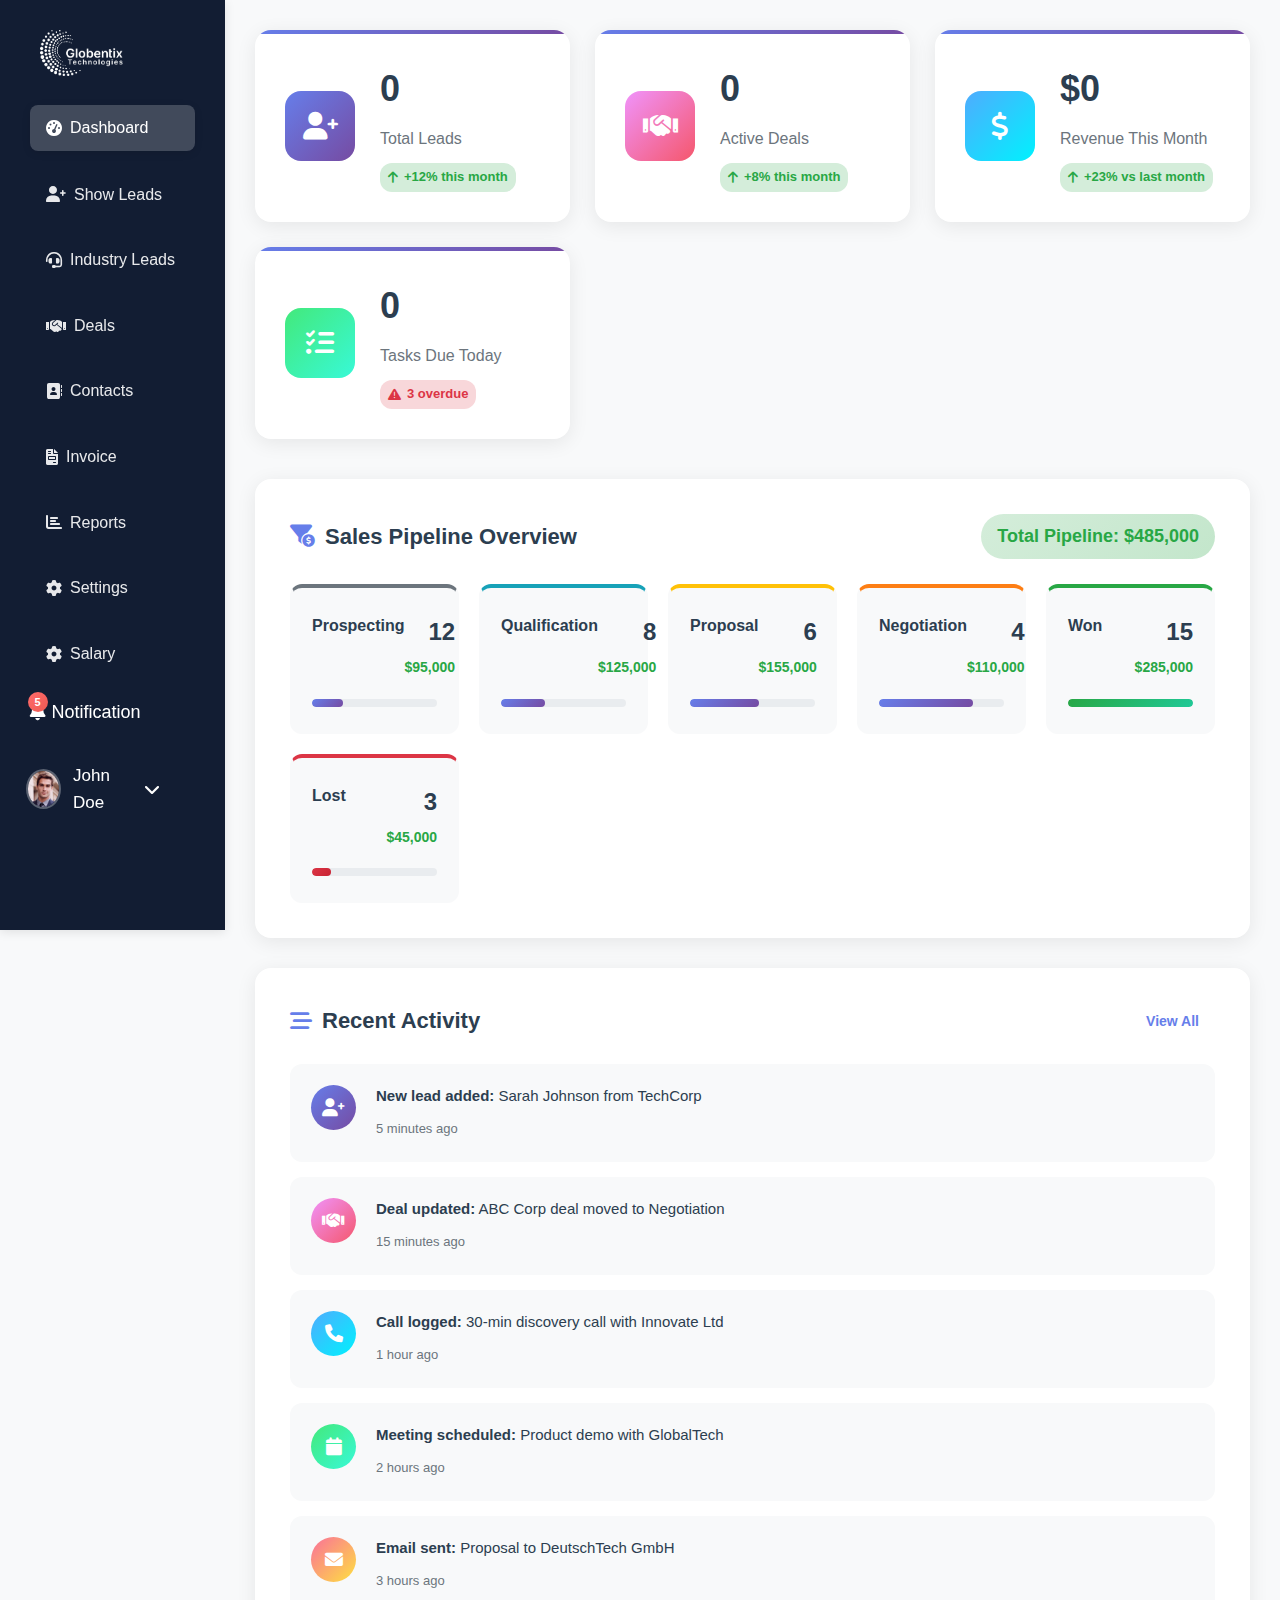
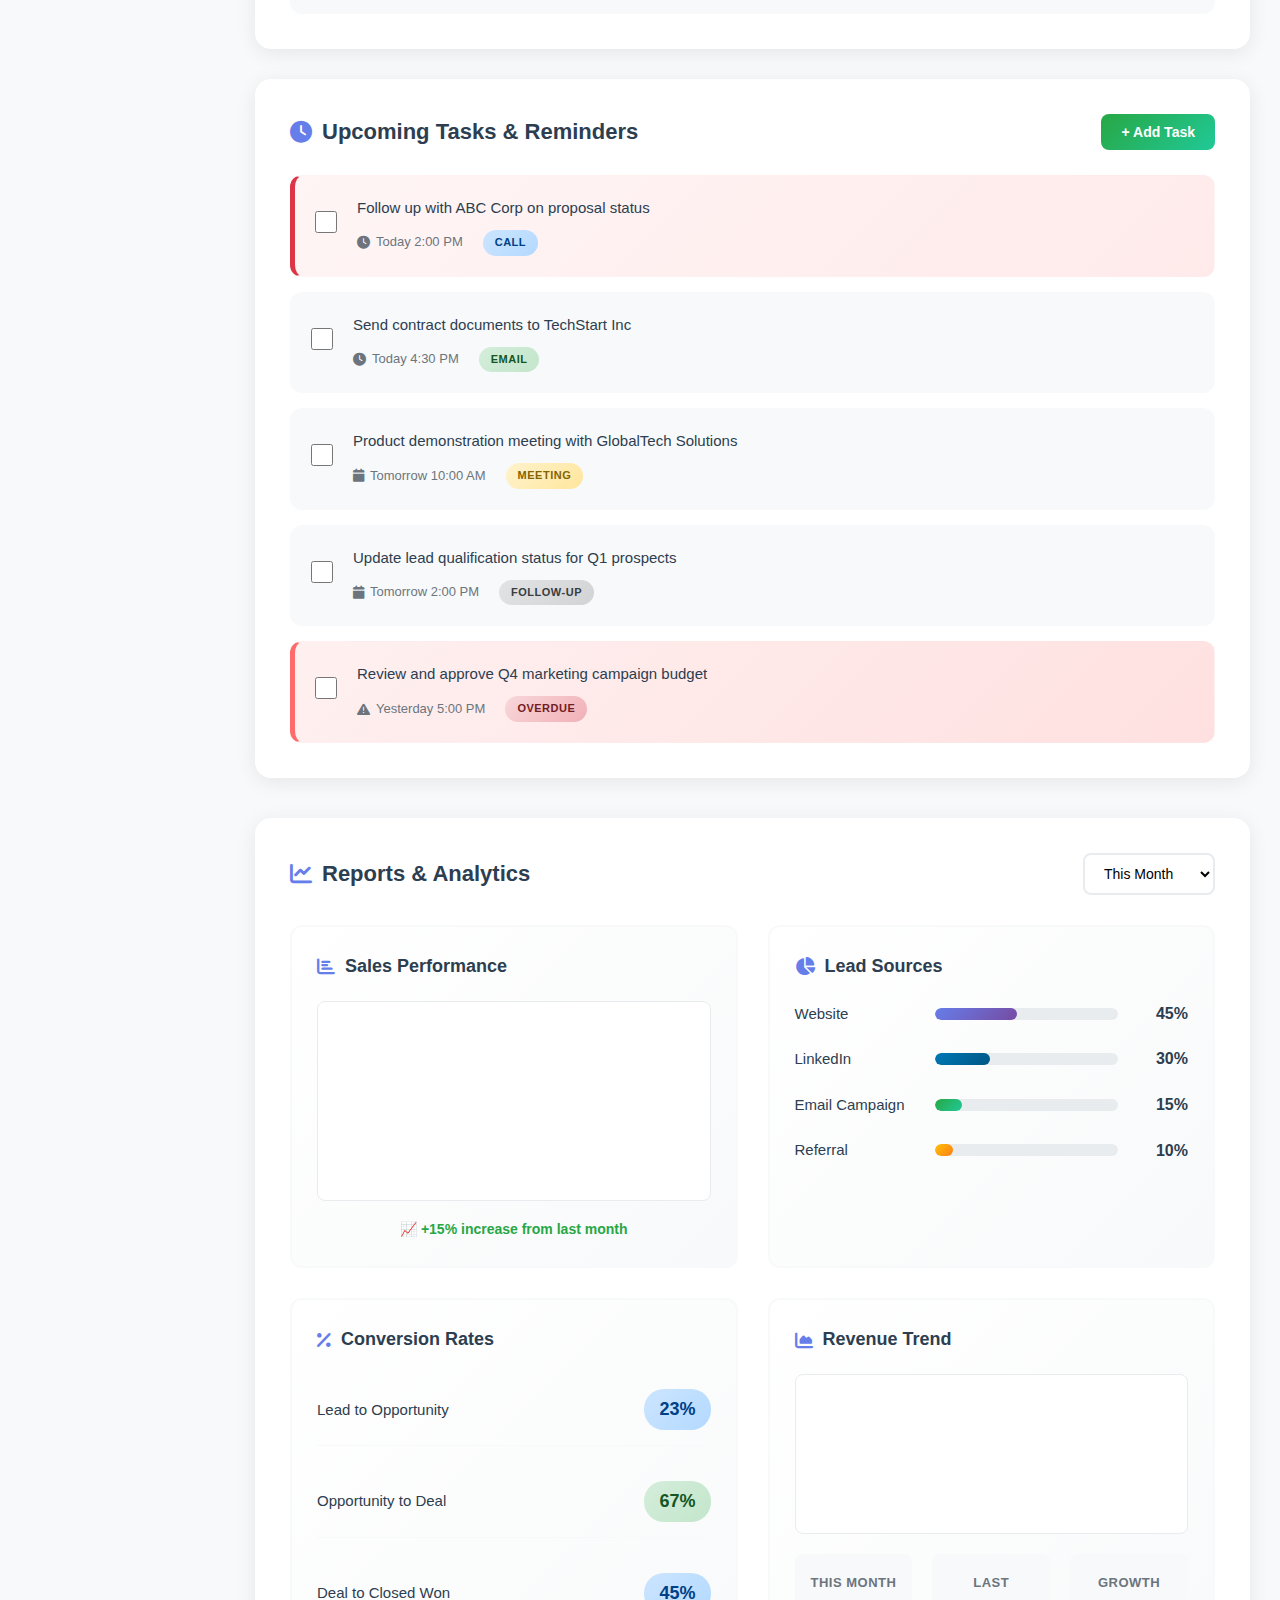
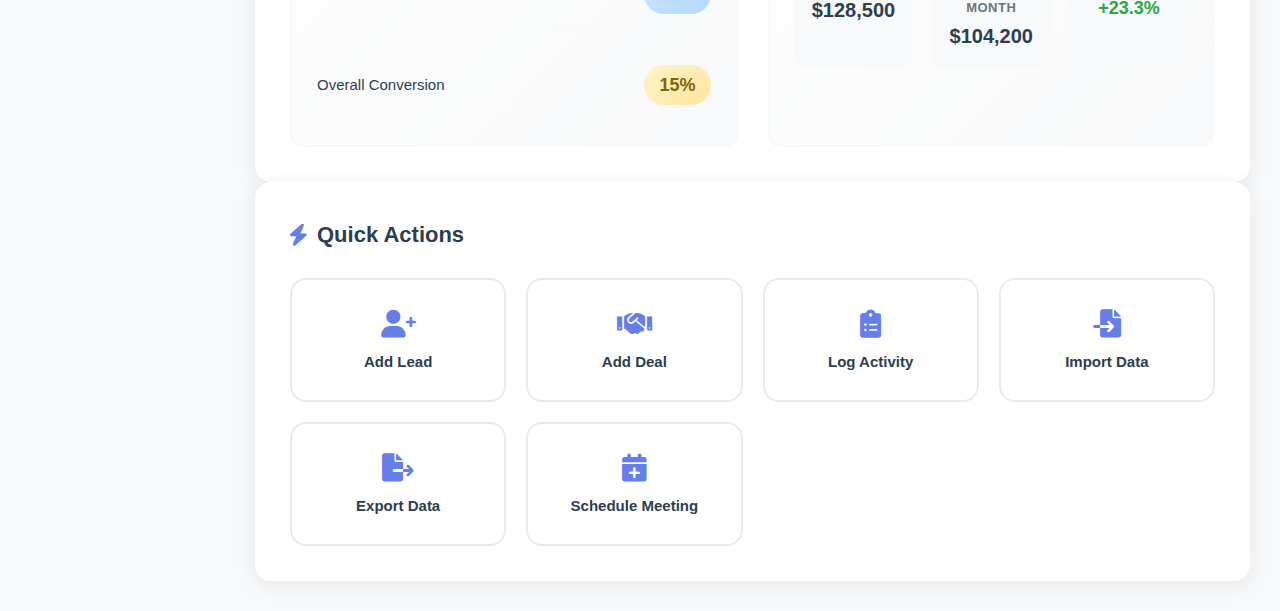
<file: UPDATED_ ADMIN _CRM/NEW CRM - Copy/src/MAIN_PAGE/index.html>
<!DOCTYPE html>
<html lang="en">
<head>
    <meta charset="UTF-8">
    <meta name="viewport" content="width=device-width, initial-scale=1.0">
    <title>CRM DASHBOARD</title>
    <link rel="stylesheet" href="style.css">
    <link rel="stylesheet" href="https://fonts.googleapis.com/css2?family=Material+Symbols+Outlined:opsz,wght,FILL,GRAD@20..48,100..700,0..1,-50..200&icon_names=dashboard_customize" />
    <link href="https://cdnjs.cloudflare.com/ajax/libs/font-awesome/6.0.0/css/all.min.css" rel="stylesheet">

</head>
<body>
    <div class="app-container">
        <!-- Header / Navigation -->
        <header class="header">
            <div class="header-content">
                <div class="header-left">
                    <div class="logo-head">
                        <img class="logo-img" src='../Asset/Globentix_white logo.png' alt="Logo">
                    </div>
                    <nav class="main-nav">
                        <!-- <div class="search-container">
                            <i class="fas fa-search"></i>
                            <input type="search" class="search-input" placeholder="Search leads, deals, contacts..." onkeyup="performSearch(this.value)">
                        </div> -->
                        <a href="#" class="nav-link active" data-page="dashboard">
                            <i class="fas fa-tachometer-alt"></i> Dashboard
                        </a>
                        <a href="../show_new_demo/show.html" class="nav-link" data-page="leads">
                            <i class="fas fa-user-plus"></i> Show Leads
                        </a>
                        <a href="../INDUSTRY_LEAD_PAGE/demo.html" class="nav-link" data-page="opportunities">
                            <i class="fa-solid fa-headset"></i>Industry Leads

                        <a href="../DEAL/deal.html" class="nav-link" data-page="deals">
                            <i class="fas fa-handshake"></i> Deals
                        </a>
                        <a href="../CONTACT/contact.html" class="nav-link" data-page="contacts">
                            <i class="fas fa-address-book"></i> Contacts
                        </a>
                        <a href="../INVOICE/invoice.html" class="nav-link" data-page="invoice" >
                            <i class="fas fa-file-invoice"></i> Invoice 
                        </a>
                            
                        <a href="../REPORTS/reports.html" class="nav-link" data-page="reports">
                            <i class="fas fa-chart-bar"></i> Reports
                        </a>
                        <a href="../SETTINGSS/setting.html" class="nav-link" data-page="settings">
                            <i class="fas fa-cog"></i> Settings
                        </a>
                        <a href="../SALARY/Salary.html" class="nav-link" data-page="settings">
                            <i class="fas fa-cog"></i> Salary
                        </a>
                    </nav>
                </div>
                
                <div class="header-right">
                                      
                    <div class="notifications" onclick="toggleNotifications()">
                        <i class="fas fa-bell"></i>
                        <span class="notification-badge" id="notificationCount">5</span> Notification
                        
                    </div>
                    
                    <div class="user-profile" onclick="toggleUserMenu()">
                        <img src="Logo.png" alt="User" class="user-avatar">
                        <span class="user-name">John Doe</span>
                        <i class="fas fa-chevron-down"></i>
                    </div>
                </div>
            </div>
            
            <!-- User Dropdown Menu -->
            <div class="user-dropdown" id="userDropdown">
                <div class="dropdown-item" onclick="viewProfile()">
                    <i class="fas fa-user"></i> Profile
                </div>
                <div class="dropdown-item" onclick="openSettings()">
                    <i class="fas fa-cog"></i> Settings
                </div>
                <div class="dropdown-item" onclick="openHelp()">
                    <i class="fas fa-question-circle"></i> Help
                </div>
                <div class="dropdown-item logout" onclick="logout()">
                    <i class="fas fa-sign-out-alt"></i> Logout
                </div>
            </div>
            
            <!-- Notifications Dropdown -->
            <div class="notifications-dropdown" id="notificationsDropdown">
                <div class="notifications-header">
                    <h4>Notifications</h4>
                    <button class="mark-all-read" onclick="markAllRead()">Mark all read</button>
                </div>
                <div class="notification-item urgent" onclick="viewNotification(1)">
                    <i class="fas fa-exclamation-triangle"></i>
                    <div class="notification-content">
                        <p><strong>High-value deal closing tomorrow:</strong> ABC Corp - $50,000</p>
                        <span class="notification-time">2 minutes ago</span>
                    </div>
                </div>
                <div class="notification-item" onclick="viewNotification(2)">
                    <i class="fas fa-user-plus"></i>
                    <div class="notification-content">
                        <p><strong>New lead assigned:</strong> Sarah Wilson from TechStart</p>
                        <span class="notification-time">1 hour ago</span>
                    </div>
                </div>
                <div class="notification-item" onclick="viewNotification(3)">
                    <i class="fas fa-calendar"></i>
                    <div class="notification-content">
                        <p><strong>Meeting reminder:</strong> Client demo at 3:00 PM</p>
                        <span class="notification-time">2 hours ago</span>
                    </div>
                </div>
                <div class="notification-item" onclick="viewNotification(4)">
                    <i class="fas fa-clock"></i>
                    <div class="notification-content">
                        <p><strong>Overdue follow-up:</strong> GlobalTech proposal review</p>
                        <span class="notification-time">1 day ago</span>
                    </div>
                </div>
                <div class="notification-item" onclick="viewNotification(5)">
                    <i class="fas fa-envelope"></i>
                    <div class="notification-content">
                        <p><strong>Internal message:</strong> Team meeting scheduled for Friday</p>
                        <span class="notification-time">2 days ago</span>
                    </div>
                </div>
            </div>
        </header>
        <!-- Main Dashboard Content -->
    <main class="main-content">
            <!-- KPI / Summary Cards -->
            <section class="kpi-section">
                <div class="kpi-card leads">
                    <div class="kpi-icon">
                        <i class="fas fa-user-plus"></i>
                    </div>
                    <div class="kpi-content">
                        <div class="kpi-value">247</div>
                        <div class="kpi-label">Total Leads</div>
                        <div class="kpi-change positive">
                            <i class="fas fa-arrow-up"></i> +12% this month
                        </div>
                    </div>
                </div>
                
                <div class="kpi-card deals">
                    <div class="kpi-icon">
                        <i class="fas fa-handshake"></i>
                    </div>
                    <div class="kpi-content">
                        <div class="kpi-value">43</div>
                        <div class="kpi-label">Active Deals</div>
                        <div class="kpi-change positive">
                            <i class="fas fa-arrow-up"></i> +8% this month
                        </div>
                    </div>
                </div>
                
                <div class="kpi-card revenue">
                    <div class="kpi-icon">
                        <i class="fas fa-dollar-sign"></i>
                    </div>
                    <div class="kpi-content">
                        <div class="kpi-value">$128,500</div>
                        <div class="kpi-label">Revenue This Month</div>
                        <div class="kpi-change positive">
                            <i class="fas fa-arrow-up"></i> +23% vs last month
                        </div>
                    </div>
                </div>
                
                <div class="kpi-card tasks">
                    <div class="kpi-icon">
                        <i class="fas fa-tasks"></i>
                    </div>
                    <div class="kpi-content">
                        <div class="kpi-value">8</div>
                        <div class="kpi-label">Tasks Due Today</div>
                        <div class="kpi-change negative">
                            <i class="fas fa-exclamation-triangle"></i> 3 overdue
                        </div>
                    </div>
                </div>
            </section>

            <!-- Main Dashboard Grid -->
            <div class="dashboard-grid">
                <!-- Sales Pipeline Overview -->
                <section class="pipeline-section">
                    <div class="section-header">
                        <h3><i class="fas fa-funnel-dollar"></i> Sales Pipeline Overview</h3>
                        <div class="pipeline-total">Total Pipeline: $485,000</div>
                    </div>
                    
                    <div class="pipeline-stages">
                        <div class="pipeline-stage prospecting" onclick="viewPipelineStage('prospecting')">
                            <div class="stage-header">
                                <h4>Prospecting</h4>
                                <div class="stage-stats">
                                    <span class="stage-count">12</span>
                                    <span class="stage-value">$95,000</span>
                                </div>
                            </div>
                            <div class="stage-progress">
                                <div class="progress-bar" style="width: 25%"></div>
                            </div>
                        </div>
                        
                        <div class="pipeline-stage qualification" onclick="viewPipelineStage('qualification')">
                            <div class="stage-header">
                                <h4>Qualification</h4>
                                <div class="stage-stats">
                                    <span class="stage-count">8</span>
                                    <span class="stage-value">$125,000</span>
                                </div>
                            </div>
                            <div class="stage-progress">
                                <div class="progress-bar" style="width: 35%"></div>
                            </div>
                        </div>
                        
                        <div class="pipeline-stage proposal" onclick="viewPipelineStage('proposal')">
                            <div class="stage-header">
                                <h4>Proposal</h4>
                                <div class="stage-stats">
                                    <span class="stage-count">6</span>
                                    <span class="stage-value">$155,000</span>
                                </div>
                            </div>
                            <div class="stage-progress">
                                <div class="progress-bar" style="width: 55%"></div>
                            </div>
                        </div>
                        
                        <div class="pipeline-stage negotiation" onclick="viewPipelineStage('negotiation')">
                            <div class="stage-header">
                                <h4>Negotiation</h4>
                                <div class="stage-stats">
                                    <span class="stage-count">4</span>
                                    <span class="stage-value">$110,000</span>
                                </div>
                            </div>
                            <div class="stage-progress">
                                <div class="progress-bar" style="width: 75%"></div>
                            </div>
                        </div>
                        
                        <div class="pipeline-stage won" onclick="viewPipelineStage('won')">
                            <div class="stage-header">
                                <h4>Won</h4>
                                <div class="stage-stats">
                                    <span class="stage-count">15</span>
                                    <span class="stage-value">$285,000</span>
                                </div>
                            </div>
                            <div class="stage-progress">
                                <div class="progress-bar won" style="width: 100%"></div>
                            </div>
                        </div>
                        
                        <div class="pipeline-stage lost" onclick="viewPipelineStage('lost')">
                            <div class="stage-header">
                                <h4>Lost</h4>
                                <div class="stage-stats">
                                    <span class="stage-count">3</span>
                                    <span class="stage-value">$45,000</span>
                                </div>
                            </div>
                            <div class="stage-progress">
                                <div class="progress-bar lost" style="width: 15%"></div>
                            </div>
                        </div>
                    </div>
                </section>

                <!-- Activity Feed -->
                <section class="activity-section">
                    <div class="section-header">
                        <h3><i class="fas fa-stream"></i> Recent Activity</h3>
                        <button class="view-all-btn" onclick="viewAllActivities()">View All</button>
                    </div>
                    
                    <div class="activity-feed">
                        <div class="activity-item" onclick="viewActivityDetail(1)">
                            <div class="activity-icon new-lead">
                                <i class="fas fa-user-plus"></i>
                            </div>
                            <div class="activity-content">
                                <p><strong>New lead added:</strong> Sarah Johnson from TechCorp</p>
                                <span class="activity-time">5 minutes ago</span>
                            </div>
                        </div>
                        
                        <div class="activity-item" onclick="viewActivityDetail(2)">
                            <div class="activity-icon deal-update">
                                <i class="fas fa-handshake"></i>
                            </div>
                            <div class="activity-content">
                                <p><strong>Deal updated:</strong> ABC Corp deal moved to Negotiation</p>
                                <span class="activity-time">15 minutes ago</span>
                            </div>
                        </div>
                        
                        <div class="activity-item" onclick="viewActivityDetail(3)">
                            <div class="activity-icon call-logged">
                                <i class="fas fa-phone"></i>
                            </div>
                            <div class="activity-content">
                                <p><strong>Call logged:</strong> 30-min discovery call with Innovate Ltd</p>
                                <span class="activity-time">1 hour ago</span>
                            </div>
                        </div>
                        
                        <div class="activity-item" onclick="viewActivityDetail(4)">
                            <div class="activity-icon meeting-scheduled">
                                <i class="fas fa-calendar"></i>
                            </div>
                            <div class="activity-content">
                                <p><strong>Meeting scheduled:</strong> Product demo with GlobalTech</p>
                                <span class="activity-time">2 hours ago</span>
                            </div>
                        </div>
                        
                        <div class="activity-item" onclick="viewActivityDetail(5)">
                            <div class="activity-icon email-sent">
                                <i class="fas fa-envelope"></i>
                            </div>
                            <div class="activity-content">
                                <p><strong>Email sent:</strong> Proposal to DeutschTech GmbH</p>
                                <span class="activity-time">3 hours ago</span>
                            </div>
                        </div>
                    </div>
                </section>

                <!-- Upcoming Tasks & Reminders -->
                <section class="tasks-section">
                    <div class="section-header">
                        <h3><i class="fas fa-clock"></i> Upcoming Tasks & Reminders</h3>
                        <button class="add-task-btn" onclick="addTask()">+ Add Task</button>
                    </div>
                    
                    <div class="tasks-list">
                        <div class="task-item urgent">
                            <div class="task-checkbox">
                                <input type="checkbox" id="task1" onchange="toggleTask(1, this.checked)">
                                <label for="task1"></label>
                            </div>
                            <div class="task-content">
                                <p>Follow up with ABC Corp on proposal status</p>
                                <div class="task-meta">
                                    <span class="task-time"><i class="fas fa-clock"></i> Today 2:00 PM</span>
                                    <span class="task-type call">Call</span>
                                </div>
                            </div>
                        </div>
                        
                        <div class="task-item">
                            <div class="task-checkbox">
                                <input type="checkbox" id="task2" onchange="toggleTask(2, this.checked)">
                                <label for="task2"></label>
                            </div>
                            <div class="task-content">
                                <p>Send contract documents to TechStart Inc</p>
                                <div class="task-meta">
                                    <span class="task-time"><i class="fas fa-clock"></i> Today 4:30 PM</span>
                                    <span class="task-type email">Email</span>
                                </div>
                            </div>
                        </div>
                        
                        <div class="task-item">
                            <div class="task-checkbox">
                                <input type="checkbox" id="task3" onchange="toggleTask(3, this.checked)">
                                <label for="task3"></label>
                            </div>
                            <div class="task-content">
                                <p>Product demonstration meeting with GlobalTech Solutions</p>
                                <div class="task-meta">
                                    <span class="task-time"><i class="fas fa-calendar"></i> Tomorrow 10:00 AM</span>
                                    <span class="task-type meeting">Meeting</span>
                                </div>
                            </div>
                        </div>
                        
                        <div class="task-item">
                            <div class="task-checkbox">
                                <input type="checkbox" id="task4" onchange="toggleTask(4, this.checked)">
                                <label for="task4"></label>
                            </div>
                            <div class="task-content">
                                <p>Update lead qualification status for Q1 prospects</p>
                                <div class="task-meta">
                                    <span class="task-time"><i class="fas fa-calendar"></i> Tomorrow 2:00 PM</span>
                                    <span class="task-type follow-up">Follow-up</span>
                                </div>
                            </div>
                        </div>
                        
                        <div class="task-item overdue">
                            <div class="task-checkbox">
                                <input type="checkbox" id="task5" onchange="toggleTask(5, this.checked)">
                                <label for="task5"></label>
                            </div>
                            <div class="task-content">
                                <p>Review and approve Q4 marketing campaign budget</p>
                                <div class="task-meta">
                                    <span class="task-time"><i class="fas fa-exclamation-triangle"></i> Yesterday 5:00 PM</span>
                                    <span class="task-type overdue">Overdue</span>
                                </div>
                            </div>
                        </div>
                    </div>
                </section>
            </div>

            <!-- Reports & Charts Section -->
            <section class="reports-section">
                <div class="section-header">
                    <h3><i class="fas fa-chart-line"></i> Reports & Analytics</h3>
                    <select class="time-filter" onchange="updateReports(this.value)">
                        <option value="week">This Week</option>
                        <option value="month" selected>This Month</option>
                        <option value="quarter">This Quarter</option>
                        <option value="year">This Year</option>
                    </select>
                </div>
                
                <div class="charts-container">
                    <div class="chart-item">
                        <h4><i class="fas fa-chart-bar"></i> Sales Performance</h4>
                        <div class="chart-placeholder">
                            <canvas id="salesChart" width="300" height="200"></canvas>
                        </div>
                        <div class="chart-summary">
                            <span class="trend positive">📈 +15% increase from last month</span>
                        </div>
                    </div>
                    
                    <div class="chart-item">
                        <h4><i class="fas fa-chart-pie"></i> Lead Sources</h4>
                        <div class="lead-sources">
                            <div class="source-item">
                                <span class="source-label">Website</span>
                                <div class="source-bar">
                                    <div class="source-fill website" style="width: 45%"></div>
                                </div>
                                <span class="source-percentage">45%</span>
                            </div>
                            <div class="source-item">
                                <span class="source-label">LinkedIn</span>
                                <div class="source-bar">
                                    <div class="source-fill linkedin" style="width: 30%"></div>
                                </div>
                                <span class="source-percentage">30%</span>
                            </div>
                            <div class="source-item">
                                <span class="source-label">Email Campaign</span>
                                <div class="source-bar">
                                    <div class="source-fill email" style="width: 15%"></div>
                                </div>
                                <span class="source-percentage">15%</span>
                            </div>
                            <div class="source-item">
                                <span class="source-label">Referral</span>
                                <div class="source-bar">
                                    <div class="source-fill referral" style="width: 10%"></div>
                                </div>
                                <span class="source-percentage">10%</span>
                            </div>
                        </div>
                    </div>
                    
                    <div class="chart-item">
                        <h4><i class="fas fa-percentage"></i> Conversion Rates</h4>
                        <div class="conversion-stats">
                            <div class="conversion-item">
                                <span class="conversion-label">Lead to Opportunity</span>
                                <span class="conversion-rate good">23%</span>
                            </div>
                            <div class="conversion-item">
                                <span class="conversion-label">Opportunity to Deal</span>
                                <span class="conversion-rate excellent">67%</span>
                            </div>
                            <div class="conversion-item">
                                <span class="conversion-label">Deal to Closed Won</span>
                                <span class="conversion-rate good">45%</span>
                            </div>
                            <div class="conversion-item">
                                <span class="conversion-label">Overall Conversion</span>
                                <span class="conversion-rate average">15%</span>
                            </div>
                        </div>
                    </div>

                    <div class="chart-item">
                        <h4><i class="fas fa-chart-area"></i> Revenue Trend</h4>
                        <div class="revenue-trend">
                            <canvas id="revenueChart" width="300" height="150"></canvas>
                        </div>
                        <div class="revenue-summary">
                            <div class="revenue-item">
                                <span class="revenue-label">This Month</span>
                                <span class="revenue-value">$128,500</span>
                            </div>
                            <div class="revenue-item">
                                <span class="revenue-label">Last Month</span>
                                <span class="revenue-value">$104,200</span>
                            </div>
                            <div class="revenue-item">
                                <span class="revenue-label">Growth</span>
                                <span class="revenue-growth positive">+23.3%</span>
                            </div>
                        </div>
                    </div>
                </div>
            </section>

            <!-- Quick Actions Panel -->
            <section class="quick-actions-section">
                <div class="section-header">
                    <h3><i class="fas fa-bolt"></i> Quick Actions</h3>
                </div>
                
                <div class="quick-actions-grid">
                    <button class="quick-action-btn add-lead" onclick="addLead()">
                        <i class="fas fa-user-plus"></i>
                        <span>Add Lead</span>
                    </button>
                    
                    <button class="quick-action-btn add-deal" onclick="addDeal()">
                        <i class="fas fa-handshake"></i>
                        <span>Add Deal</span>
                    </button>
                    
                    <button class="quick-action-btn log-activity" onclick="logActivity()">
                        <i class="fas fa-clipboard-list"></i>
                        <span>Log Activity</span>
                    </button>
                    
                    <button class="quick-action-btn import-data" onclick="importData()">
                        <i class="fas fa-file-import"></i>
                        <span>Import Data</span>
                    </button>
                    
                    <button class="quick-action-btn export-data" onclick="exportData()">
                        <i class="fas fa-file-export"></i>
                        <span>Export Data</span>
                    </button>
                    
                    <button class="quick-action-btn schedule-meeting" onclick="scheduleMeeting()">
                        <i class="fas fa-calendar-plus"></i>
                        <span>Schedule Meeting</span>
                    </button>
                </div>
            </section>
    </main>
    </div>    
       

    <!-- Task Modal -->
    <div class="modal-overlay" id="taskModal" style="display: none;">
        <div class="modal-content">
            <div class="modal-header">
                <h3>Add New Task</h3>
                <button class="modal-close" onclick="closeTaskModal()">×</button>
            </div>
            <div class="modal-body">
                <div class="field-group">
                    <label for="taskTitle">Task Title</label>
                    <input type="text" id="taskTitle" class="form-input" placeholder="Enter task description">
                </div>
                <div class="field-row">
                    <div class="field-group">
                        <label for="taskType">Task Type</label>
                        <select id="taskType" class="form-select">
                            <option value="call">Call</option>
                            <option value="email">Email</option>
                            <option value="meeting">Meeting</option>
                            <option value="follow-up">Follow-up</option>
                        </select>
                    </div>
                    <div class="field-group">
                        <label for="taskPriority">Priority</label>
                        <select id="taskPriority" class="form-select">
                            <option value="low">Low</option>
                            <option value="medium" selected>Medium</option>
                            <option value="high">High</option>
                            <option value="urgent">Urgent</option>
                        </select>
                    </div>
                </div>
                <div class="field-group">
                    <label for="taskDate">Due Date & Time</label>
                    <input type="datetime-local" id="taskDate" class="form-input">
                </div>
                <div class="field-group">
                    <label for="taskDescription">Description</label>
                    <textarea id="taskDescription" class="form-textarea" rows="3" placeholder="Additional details..."></textarea>
                </div>
            </div>
            <div class="modal-actions">
                <button class="btn-primary" onclick="saveTask()">Save Task</button>
                <button class="btn-secondary" onclick="closeTaskModal()">Cancel</button>
            </div>
        </div>
    </div>

    <script src="script.js"></script>
</body>
</html>
</file>
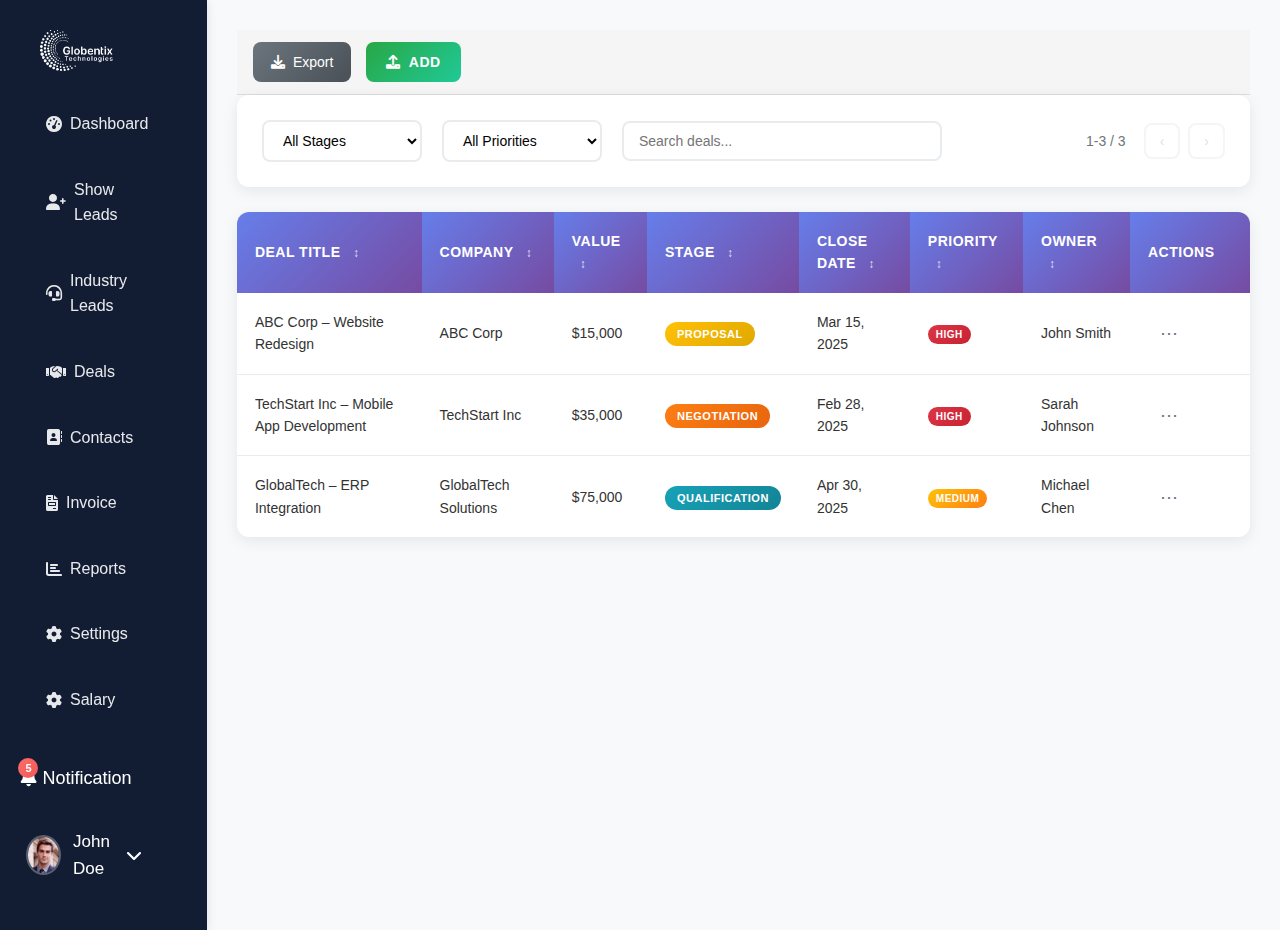
<file: UPDATED_ ADMIN _CRM/NEW CRM - Copy/src/DEAL/deal.html>
<!DOCTYPE html>
<html lang="en">
<head>
    <meta charset="UTF-8">
    <meta name="viewport" content="width=device-width, initial-scale=1.0">
    <title>Deal Management System</title>
    <link rel="stylesheet" href="deal.css">
      <link href="https://cdnjs.cloudflare.com/ajax/libs/font-awesome/6.0.0/css/all.min.css" rel="stylesheet">
</head>
<body>
    <div class="app-container">
        <!-- header Navigation -->
        <nav class="header">
            <div class="header-content">
                <div class="header-left">
                    <div class="logo">
                        <img class="logo-img" src='../Asset/Globentix_white logo.png' alt="Logo">
                    </div>
                    <nav class="main-nav">
                        <!-- <div class="search-container">
                            <i class="fas fa-search"></i>
                            <input type="search" class="search-heroinput" placeholder="Search leads,contacts..." onkeyup="performSearch(this.value)">
                        </div> -->
                        <a href="../MAIN_PAGE/" class="nav-link active" data-page="dashboard">
                            <i class="fas fa-tachometer-alt"></i> Dashboard
                        </a>
                        <a href="../show_new_demo/show.html" class="nav-link" data-page="leads">
                            <i class="fas fa-user-plus"></i> Show Leads
                        </a>
                        <a href="../INDUSTRY_LEAD_PAGE/demo.html" class="nav-link" data-page="opportunities">
                            <i class="fa-solid fa-headset"></i>Industry Leads

                        <a href="../DEAL/deal.html" class="nav-link" data-page="deals">
                            <i class="fas fa-handshake"></i> Deals
                        </a>
                        <a href="../CONTACT/contact.html" class="nav-link" data-page="contacts">
                            <i class="fas fa-address-book"></i> Contacts
                        </a>
                        <a href="../INVOICE/invoice.html" class="nav-link" data-page="invoice" >
                            <i class="fas fa-file-invoice"></i> Invoice 
                        </a>
                            
                        <a href="../REPORTS/reports.html" class="nav-link" data-page="reports">
                            <i class="fas fa-chart-bar"></i> Reports
                        </a>
                        <a href="../SETTINGSS/setting.html" class="nav-link" data-page="settings">
                            <i class="fas fa-cog"></i> Settings
                        </a>
                        <a href="../SALARY/Salary.html" class="nav-link" data-page="settings">
                            <i class="fas fa-cog"></i> Salary
                        </a>
                    </nav>
                       <div class="header-right">
                                      
                    <div class="notifications" onclick="toggleNotifications()">
                        <i class="fas fa-bell"></i>
                        <span class="notification-badge" id="notificationCount">5</span> Notification
                        
                    </div>
                    
                    <div class="user-profile" onclick="toggleUserMenu()">
                        <img src="Logo.png" alt="User" class="user-avatar">
                        <span class="user-name">John Doe</span>
                        <i class="fas fa-chevron-down"></i>
                    </div>
                </div>
            </div>
            </nav>
        <div class="main-layout">
            <!-- Main Content -->
            <main class="leads-content">
     
                </div>
        <!-- Deals List View -->
        <div class="deals-list" id="dealsList">
                                <div class="header-actions">
                        <button class="btn-secondary" onclick="exportDeals()">
                            <i class="fas fa-download"></i> Export 
                        </button>
                        <button class="btn-primary" onclick="AddDeals()">
                            <i class="fas fa-upload"></i> Add
                        </button>
                    </div>
            <div class="list-header">
                <div class="list-controls">
                    <select class="filter-select" id="stageFilter" onchange="filterDeals()">
                        <option value="">All Stages</option>
                        <option value="Prospecting">Prospecting</option>
                        <option value="Qualification">Qualification</option>
                        <option value="Proposal">Proposal</option>
                        <option value="Negotiation">Negotiation</option>
                        <option value="Won">Won</option>
                        <option value="Lost">Lost</option>
                    </select>
                    <select class="filter-select" id="priorityFilter" onchange="filterDeals()">
                        <option value="">All Priorities</option>
                        <option value="High">High</option>
                        <option value="Medium">Medium</option>
                        <option value="Low">Low</option>
                    </select>
                    <input type="search" class="search-input" placeholder="Search deals..." onkeyup="searchDeals(this.value)">
                </div>
                <div class="pagination-info">
                    <span id="recordCount">0-0 / 0</span>
                    <div class="pagination-controls">
                        <button class="page-btn" id="prevBtn" onclick="previousPage()" disabled>‹</button>
                        <button class="page-btn" id="nextBtn" onclick="nextPage()" disabled>›</button>
                    </div>
                </div>
            </div>

            <table class="deals-table">
                <thead>
                    <tr>
                        <th onclick="sortTable(0)">Deal Title <span class="sort-icon">↕</span></th>
                        <th onclick="sortTable(1)">Company <span class="sort-icon">↕</span></th>
                        <th onclick="sortTable(2)">Value <span class="sort-icon">↕</span></th>
                        <th onclick="sortTable(3)">Stage <span class="sort-icon">↕</span></th>
                        <th onclick="sortTable(4)">Close Date <span class="sort-icon">↕</span></th>
                        <th onclick="sortTable(5)">Priority <span class="sort-icon">↕</span></th>
                        <th onclick="sortTable(6)">Owner <span class="sort-icon">↕</span></th>
                        <th class="actions-col">Actions</th>
                    </tr>
                </thead>
                <tbody id="dealsTableBody">
                    <!-- Table content will be populated by JavaScript -->
                </tbody>
            </table>

            <div class="empty-state" id="emptyState" style="display: none;">
                <div class="empty-content">
                    <h3>No deals found</h3>
                    <p>Start by creating your first deal</p>
                    <button class="btn-primary" onclick="createDeal()">+ Create Deal</button>
                </div>
            </div>
        </div>

        <!-- Deal Detail/Edit Form -->
        <div class="deal-form" id="dealForm" style="display: none;">
            <div class="form-header">
                <div class="form-title">
                    <h2 id="formTitle">Create New Deal</h2>
                </div>
                <div class="form-actions">
                    <button class="btn-primary" onclick="saveDeal()">Save</button>
                    <button class="btn-success" onclick="markAsWon()" id="markWonBtn" style="display: none;">Mark as Won</button>
                    <button class="btn-danger" onclick="markAsLost()" id="markLostBtn" style="display: none;">Mark as Lost</button>
                    <button class="btn-secondary" onclick="cancelForm()">Cancel</button>
                    <button class="btn-cancel" onclick="cancelForm()">×</button>
                </div>
            </div>

            <div class="form-content">
                <div class="form-main">
                    <!-- Deal Overview Section -->
                    <div class="form-section">
                        <h3 class="section-title">Deal Overview</h3>
                        
                        <div class="field-row">
                            <div class="field-group">
                                <label for="dealTitle">Deal Title <span class="required">*</span></label>
                                <input type="text" id="dealTitle" class="form-input" required placeholder="e.g., ABC Corp – Website Redesign">
                            </div>
                            <div class="field-group">
                                <label for="dealValue">Deal Value <span class="required">*</span></label>
                                <input type="number" id="dealValue" class="form-input" required placeholder="0.00" step="0.01">
                            </div>
                        </div>

                        <div class="field-row">
                            <div class="field-group">
                                <label for="dealStage">Status/Stage <span class="required">*</span></label>
                                <select id="dealStage" class="form-select" required>
                                    <option value="Prospecting">Prospecting</option>
                                    <option value="Qualification">Qualification</option>
                                    <option value="Proposal">Proposal</option>
                                    <option value="Negotiation">Negotiation</option>
                                    <option value="Won">Won</option>
                                    <option value="Lost">Lost</option>
                                </select>
                            </div>
                            <div class="field-group">
                                <label for="closeDate">Close Date <span class="required">*</span></label>
                                <input type="date" id="closeDate" class="form-input" required>
                            </div>
                        </div>

                        <div class="field-row">
                            <div class="field-group">
                                <label for="assignedOwner">Assigned Owner</label>
                                <select id="assignedOwner" class="form-select">
                                    <option value="">Select Owner</option>
                                    <option value="John Smith">John Smith</option>
                                    <option value="Sarah Johnson">Sarah Johnson</option>
                                    <option value="Michael Chen">Michael Chen</option>
                                    <option value="Emma Wilson">Emma Wilson</option>
                                </select>
                            </div>
                            <div class="field-group">
                                <label for="priority">Priority</label>
                                <select id="priority" class="form-select">
                                    <option value="Low">Low</option>
                                    <option value="Medium" selected>Medium</option>
                                    <option value="High">High</option>
                                </select>
                            </div>
                        </div>
                    </div>

                    <!-- Contact & Company Info -->
                    <div class="form-section">
                        <h3 class="section-title">Contact & Company Information</h3>
                        
                        <div class="field-row">
                            <div class="field-group">
                                <label for="companyName">Company Name <span class="required">*</span></label>
                                <input type="text" id="companyName" class="form-input" required>
                            </div>
                            <div class="field-group">
                                <label for="primaryContact">Primary Contact <span class="required">*</span></label>
                                <input type="text" id="primaryContact" class="form-input" required>
                            </div>
                        </div>

                        <div class="field-row">
                            <div class="field-group">
                                <label for="contactEmail">Contact Email</label>
                                <input type="email" id="contactEmail" class="form-input">
                            </div>
                            <div class="field-group">
                                <label for="contactPhone">Contact Phone</label>
                                <input type="tel" id="contactPhone" class="form-input">
                            </div>
                        </div>

                        <div class="field-group">
                            <label for="secondaryContacts">Secondary Contacts</label>
                            <textarea id="secondaryContacts" class="form-textarea" rows="3" placeholder="Additional contacts (one per line)"></textarea>
                        </div>
                    </div>

                    <!-- Deal Metrics -->
                    <div class="form-section">
                        <h3 class="section-title">Deal Metrics</h3>
                        
                        <div class="field-row">
                            <div class="field-group">
                                <label for="winProbability">Win Probability (%)</label>
                                <input type="number" id="winProbability" class="form-input" min="0" max="100" placeholder="0-100">
                            </div>
                            <div class="field-group">
                                <label for="grossMargin">Gross Margin (%)</label>
                                <input type="number" id="grossMargin" class="form-input" min="0" max="100" step="0.1" placeholder="0-100">
                            </div>
                        </div>
                    </div>

                    <!-- Notes & Attachments -->
                    <div class="form-section">
                        <h3 class="section-title">Notes & Attachments</h3>
                        
                        <div class="field-group">
                            <label for="dealNotes">Notes</label>
                            <textarea id="dealNotes" class="form-textarea" rows="6" placeholder="Deal notes and details..."></textarea>
                        </div>

                        <div class="field-group">
                            <label for="dealAttachments">Attachments</label>
                            <div class="file-upload-container">
                                <input type="file" id="dealAttachments" class="file-input" multiple>
                                <div class="file-upload-area" onclick="document.getElementById('dealAttachments').click()">
                                    <div class="upload-icon">📎</div>
                                    <div class="upload-text">
                                        <span>Click to upload files</span>
                                        <small>Proposals, contracts, invoices</small>
                                    </div>
                                </div>
                                <div class="file-list" id="fileList"></div>
                            </div>
                        </div>
                    </div>
                </div>

                <!-- Deal Sidebar -->
                <div class="deal-sidebar">
                    <!-- Pipeline Progress -->
                    <div class="sidebar-section">
                        <h4>Pipeline Progress</h4>
                        <div class="pipeline-visual" id="pipelineVisual">
                            <div class="pipeline-stage" data-stage="Prospecting">
                                <div class="stage-dot"></div>
                                <div class="stage-label">Prospecting</div>
                            </div>
                            <div class="pipeline-connector"></div>
                            <div class="pipeline-stage" data-stage="Qualification">
                                <div class="stage-dot"></div>
                                <div class="stage-label">Qualification</div>
                            </div>
                            <div class="pipeline-connector"></div>
                            <div class="pipeline-stage" data-stage="Proposal">
                                <div class="stage-dot"></div>
                                <div class="stage-label">Proposal</div>
                            </div>
                            <div class="pipeline-connector"></div>
                            <div class="pipeline-stage" data-stage="Negotiation">
                                <div class="stage-dot"></div>
                                <div class="stage-label">Negotiation</div>
                            </div>
                            <div class="pipeline-connector"></div>
                            <div class="pipeline-stage final" data-stage="Won">
                                <div class="stage-dot"></div>
                                <div class="stage-label">Won</div>
                            </div>
                        </div>
                    </div>

                    <!-- Quick Actions -->
                    <div class="sidebar-section">
                        <h4>Quick Actions</h4>
                        <div class="quick-actions">
                            <button class="action-button call-btn" onclick="callContact()">📞 Call</button>
                            <button class="action-button email-btn" onclick="emailContact()">📧 Email</button>
                            <button class="action-button activity-btn" onclick="addActivity()">➕ Add Activity</button>
                        </div>
                    </div>

                    <!-- Deal Info -->
                    <div class="sidebar-section">
                        <h4>Deal Information</h4>
                        <div class="info-item">
                            <label>Days in Stage:</label>
                            <span id="daysInStage">-</span>
                        </div>
                        <div class="info-item">
                            <label>Days Since Created:</label>
                            <span id="daysSinceCreated">-</span>
                        </div>
                        <div class="info-item">
                            <label>Last Activity:</label>
                            <span id="lastActivity">-</span>
                        </div>
                    </div>
                </div>
            </div>

            <!-- Activity Timeline Section -->
            <div class="activity-section">
                <h3 class="section-title">Activity Timeline</h3>
                <div class="activity-tabs">
                    <button class="activity-tab active" data-tab="past" onclick="switchActivityTab('past')">Past Activities</button>
                    <button class="activity-tab" data-tab="upcoming" onclick="switchActivityTab('upcoming')">Upcoming Activities</button>
                </div>
                
                <div class="activity-content">
                    <div class="activity-pane active" id="pastActivities">
                        <div class="activity-timeline" id="pastTimeline">
                            <!-- Past activities will be populated here -->
                        </div>
                        <button class="btn-secondary" onclick="addPastActivity()">+ Add Past Activity</button>
                    </div>
                    
                    <div class="activity-pane" id="upcomingActivities">
                        <div class="activity-timeline" id="upcomingTimeline">
                            <!-- Upcoming activities will be populated here -->
                        </div>
                        <button class="btn-secondary" onclick="scheduleActivity()">+ Schedule Activity</button>
                    </div>
                </div>
            </div>

            <!-- Related Deals Section -->
            <div class="related-deals-section">
                <h3 class="section-title">Related Deals & Cross-Sell Opportunities</h3>
                <div class="related-deals-list" id="relatedDealsList">
                    <!-- Related deals will be populated here -->
                </div>
            </div>
        </div>

        <!-- Activity Modal -->
        <div class="modal-overlay" id="activityModal" style="display: none;">
            <div class="modal-content">
                <div class="modal-header">
                    <h3 id="activityModalTitle">Add Activity</h3>
                    <button class="modal-close" onclick="closeActivityModal()">×</button>
                </div>
                <div class="modal-body">
                    <div class="field-group">
                        <label for="activityType">Activity Type</label>
                        <select id="activityType" class="form-select">
                            <option value="Call">Call</option>
                            <option value="Email">Email</option>
                            <option value="Meeting">Meeting</option>
                            <option value="Follow-up">Follow-up</option>
                            <option value="Proposal">Proposal</option>
                        </select>
                    </div>
                    <div class="field-group">
                        <label for="activityDate">Date & Time</label>
                        <input type="datetime-local" id="activityDate" class="form-input">
                    </div>
                    <div class="field-group">
                        <label for="activityDescription">Description</label>
                        <textarea id="activityDescription" class="form-textarea" rows="3"></textarea>
                    </div>
                </div>
                <div class="modal-actions">
                    <button class="btn-primary" onclick="saveActivity()">Save Activity</button>
                    <button class="btn-secondary" onclick="closeActivityModal()">Cancel</button>
                </div>
            </div>
        </div>

        <!-- Delete Confirmation Modal -->
        <div class="modal-overlay" id="deleteModal" style="display: none;">
            <div class="modal-content">
                <div class="modal-header">
                    <h3>Confirm Deletion</h3>
                </div>
                <div class="modal-body">
                    <p>Are you sure you want to delete this deal?</p>
                    <p><strong id="deleteDealName"></strong></p>
                    <p class="warning-text">This action cannot be undone.</p>
                </div>
                <div class="modal-actions">
                    <button class="btn-danger" onclick="confirmDelete()">Delete</button>
                    <button class="btn-secondary" onclick="closeDeleteModal()">Cancel</button>
                </div>
            </div>
        </div>
    </div>

    <script src="deal.js"></script>
</body>
</html>
</file>
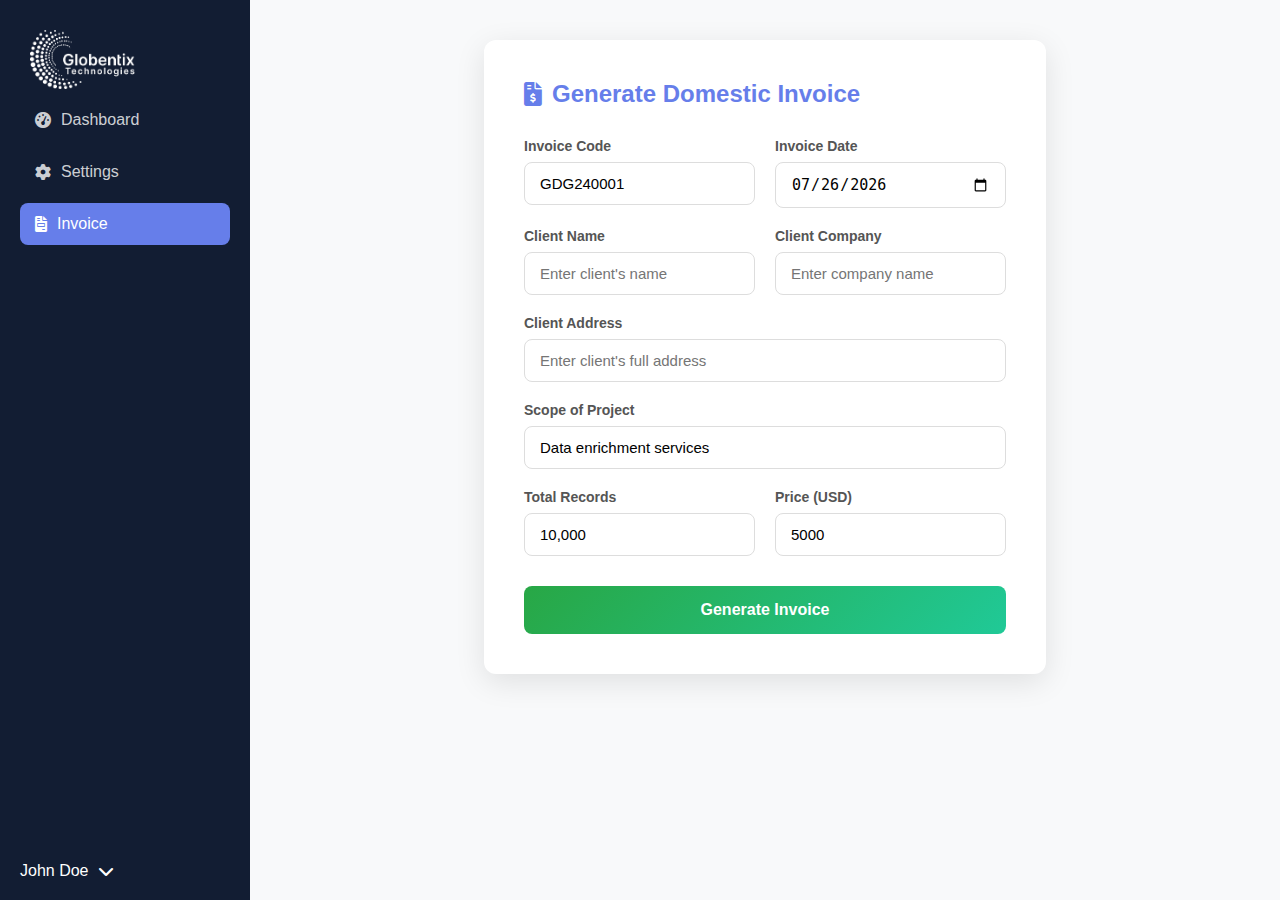
<file: UPDATED_ ADMIN _CRM/NEW CRM - Copy/src/INVOICE/invoice.html>
<!DOCTYPE html>
<html lang="en">
<head>
    <meta charset="UTF-8">
    <meta name="viewport" content="width=device-width, initial-scale=1.0">
    <title>Invoice </title>
    <link rel="stylesheet" href="invoice.css">
    <link href="https://cdnjs.cloudflare.com/ajax/libs/font-awesome/6.0.0/css/all.min.css" rel="stylesheet">
</head>
<body>
    <div class="app-container">
        <aside class="sidebar">
            <div class="logo-head">
              <img class="logo-img" src='../Asset/Globentix_white logo.png' alt="Logo">                  
            </div>
            <nav class="main-nav">
                <a href="../MAIN_PAGE/index.html" class="nav-link"><i class="fas fa-tachometer-alt"></i> Dashboard</a>
                <a href="../SETTINGSS/setting.html" class="nav-link"><i class="fas fa-cog"></i> Settings</a>
                <a href="invoice.html" class="nav-link active"><i class="fas fa-file-invoice"></i> Invoice</a>
            </nav>
            <div class="user-profile">
                <span>John Doe</span><i class="fas fa-chevron-down"></i>
            </div>
        </aside>

        <main class="main-content">
            <div id="invoice-generator">
                <div class="form-container">
                    <h3 class="form-title"><i class="fas fa-file-invoice-dollar"></i> Generate Domestic Invoice</h3>
                    <div class="form-grid">
                        <div class="form-group">
                            <label>Invoice Code</label>
                            <input type="text" id="invoiceCode" value="GDG240001">
                        </div>
                        <div class="form-group">
                            <label>Invoice Date</label>
                            <input type="date" id="invoiceDate">
                        </div>
                        <div class="form-group">
                            <label>Client Name</label>
                            <input type="text" id="clientName" placeholder="Enter client's name">
                        </div>
                        <div class="form-group">
                            <label>Client Company</label>
                            <input type="text" id="clientCompany" placeholder="Enter company name">
                        </div>
                        <div class="form-group full-width">
                            <label>Client Address</label>
                            <input type="text" id="clientAddress" placeholder="Enter client's full address">
                        </div>
                        <div class="form-group full-width">
                            <label>Scope of Project</label>
                            <input type="text" id="scope" value="Data enrichment services">
                        </div>
                        <div class="form-group">
                            <label>Total Records</label>
                            <input type="text" id="records" value="10,000">
                        </div>
                        <div class="form-group">
                            <label>Price (USD)</label>
                            <input type="number" id="price" value="5000">
                        </div>
                    </div>
                    <button type="button" id="generateBtn">Generate Invoice</button>
                </div>
            </div>

            <div id="invoice-preview" class="hidden">
                <div class="invoice-preview-controls">
                    <button id="createNewBtn"><i class="fas fa-plus"></i> Create New Invoice</button>
                    <button id="printBtn"><i class="fas fa-print"></i> Print Invoice</button>
                </div>
                <div class="invoice-paper">
                    <header class="invoice-header">
                        <div class="header-left">
                            <h1>Global Datasys Group</h1>
                            <p>1309, Coffeen Avenue, STE 1200<br>Sheridan, Wyoming 82801</p>
                        </div>
                        <div class="header-right">
                            <h2>INVOICE</h2>
                            <p><strong>Invoice Code:</strong> <span id="preview-invoiceCode"></span></p>
                            <p><strong>Date:</strong> <span id="preview-invoiceDate"></span></p>
                        </div>
                    </header>
                    <section class="bill-to">
                        <div class="invoice-from">
                            <p><strong>INVOICE FROM</strong></p>
                            <address>
                                Global Datasys Group<br>
                                John Kennedy<br>
                                john@globaldatasysgroup.com
                            </address>
                        </div>
                        <div class="invoice-to">
                            <p><strong>INVOICE TO</strong></p>
                            <address>
                                <strong id="preview-clientName"></strong><br>
                                <span id="preview-clientCompany"></span><br>
                                <span id="preview-clientAddress"></span>
                            </address>
                        </div>
                    </section>
                    <table class="items-table">
                        <thead><tr><th>SCOPE OF PROJECT</th><th>TOTAL RECORDS</th><th>PRICE (USD)</th></tr></thead>
                        <tbody><tr>
                            <td id="preview-scope"></td>
                            <td id="preview-records"></td>
                            <td id="preview-price"></td>
                        </tr></tbody>
                    </table>
                    <section class="terms-section">
                        <div class="terms-block">
                            <h4>Standard Terms:</h4>
                            <ul>
                                <li><strong>Delivery format:</strong> Excel spreadsheet or .CSV</li>
                                <li><strong>Data Accuracy:</strong> 95% guarantee on email deliverability.</li>
                                <li><strong>Project Timeline:</strong> 3-5 business days.</li>
                                <li><strong>Usage Terms:</strong> Unlimited (File for your perpetual usage).</li>
                            </ul>
                        </div>
                        <div class="terms-block">
                            <h4>PAYMENT DETAILS (DOMESTIC):</h4>
                            <table>
                                <tr><td>ACCOUNT NAME</td><td>: Global Datasys Group</td></tr>
                                <tr><td>ACCOUNT NUMBER</td><td>: 00000000000000</td></tr>
                                <tr><td>BANK NAME</td><td>: Lorem Ipsum</td></tr>
                            </table>
                        </div>
                    </section>
                    <footer class="invoice-footer">
                        <p>Thank you for the business</p>
                        <div class="signature">Signature</div>
                    </footer>
                </div>
            </div>
        </main>
    </div>
    <script src="invoice-script.js"></script>
</body>
</html>
</file>
<file: UPDATED_ ADMIN _CRM/NEW CRM - Copy/src/MAIN_PAGE/style.css>
* {
    margin: 0;
    padding: 0;
    box-sizing: border-box;
}

body {
    font-family: -apple-system, BlinkMacSystemFont, 'Segoe UI', Roboto, sans-serif;
    background-color:#f8f9fa;
    color: #333;
    line-height: 1.6;
}

.app-container {
    min-height: 100vh;
    display: flex;
    flex-direction: row;
}

/* Header / Navigation */
.header{
    background:  #121D33;
    box-shadow: 0 2px 10px rgba(0, 0, 0, 0.1);
    position:sticky;
    top: 0;
    z-index: 1000;
    height: 930px;
    width: 225px;
}

.header-content {
    display: flex;
    flex-direction: column;
    justify-content: space-between;
    align-items: center;
    padding: 0 30px;
    height: 70px;
    max-width: 250px;
    margin: 0 auto;}

.header-left {
    display: flex;
    flex-direction: column;
    padding-top: 20px;
    gap: 20px;
}

.logo {
    display: flex;
    align-items: center;
    gap: 12px;
    color: white;
    font-size: 24px;
    font-weight: 700;
}
.logo-head{
    display: flex;
    justify-content: left;
    align-items: left;
}
.logo-img{
    padding-left: 0;
    max-width: 50%;
    height: auto;
    width: 175px;
    margin: 10px;
    object-fit: contain;
}

.logo img {
    size-adjust: 5px;
    font-size: 28px;
    background: linear-gradient(135deg, #fff 0%, #f0f8ff 100%);
    -webkit-background-clip: text;
    -webkit-text-fill-color: transparent;
}

.main-nav {
    display: flex;
    flex-direction: column;
    gap: 20px;
}

.main-nav a{
    font-size: 16px;
}

.nav-link {
    display: flex;
    align-items: center;
    gap: 8px;
    color: rgba(255, 255, 255, 0.9);
    text-decoration: none;
    padding: 10px 16px;
    border-radius: 8px;
    font-size: 14px;
    font-weight: 500;
    transition: all 0.3s ease;
}

.nav-link:hover,
.nav-link.active {
    background-color: rgba(255, 255, 255, 0.2);
    color: white;
    transform: translateY(-1px);
    box-shadow: 0 2px 8px rgba(0, 0, 0, 0.1);
}

.header-right {
    display: flex;
    flex-direction: column;
    align-items: center;
    gap: 25px;
}

.search-container {
    position: relative;
    display: flex;
    align-items: center;
}

.search-container i {
    position: absolute;
    left: 15px;
    color: #6c757d;
    font-size: 14px;
    z-index: 1;
}

.search-input {
    padding: 12px 15px 12px 40px;
    border: none;
    border-radius: 25px;
    width: 200px;
    font-size: 14px;
    background-color: rgba(255, 255, 255, 0.9);
    transition: all 0.3s ease;
}

.search-input:focus {
    outline: none;
    background-color: white;
    box-shadow: 0 0 0 3px #5587d7;
    width: 200px;
}

.notifications {
    position: relative;
    right: 27px;
    top: 10px;
    cursor: pointer;
    color: white;
    font-size: 18px;
    padding: 12px;
    border-radius: 50%;
    transition: all 0.3s ease;
}

.notifications:hover {
    background-color: rgba(255, 255, 255, 0.2);
    transform: scale(1.05);
}

.notification-badge {
    position: absolute;
    top: 6px;
    right: 105px;
    background: linear-gradient(135deg, #ff6b6b 0%, #ee5a52 100%);
    color: white;
    border-radius: 50%;
    width: 20px;
    height: 20px;
    font-size: 11px;
    font-weight: 700;
    display: flex;
    align-items: center;
    justify-content: center;
    animation: pulse 2s infinite;
}

@keyframes pulse {
    0% { transform: scale(1); }
    50% { transform: scale(1.1); }
    100% { transform: scale(1); }
}

.user-profile {
    display: flex;
    align-items: center;
    gap: 12px;
    color: white;
    cursor: pointer;
    padding: 8px 16px;
    border-radius: 25px;
    transition: all 0.3s ease;
    position: relative;
    right: 20px;
}

.user-profile:hover {
    background-color: rgba(255, 255, 255, 0.2);
}

.user-avatar {
    width: 40px;
    height: 40px;
    border-radius: 50%;
    border: 2px solid rgba(255, 255, 255, 0.3);
}

.user-name {
    font-size: 17px;
    font-weight: 500;
}

/* Dropdowns */
.notifications-dropdown {
    top: 100%;
    right: 0;
    background: white;
    border-radius: 12px;
    box-shadow: 0 10px 30px rgba(0, 0, 0, 0.15);
    min-width: 220px;
    padding: 10px 0px;
    display: none;
    margin-top: 30px;
    z-index: 2000;
    
}
.user-dropdown {
    top: 100%;
    right: 0;
    background:#223458 ;
    border-radius: 12px;
    box-shadow: 0 10px 30px rgba(0, 0, 0, 0.15);
    min-width: 200px;
    padding: 10px 0px;
    display: none;
    margin-top: 30px;
    z-index: 2000;
    
}

.notifications-dropdown.show {
    display: flex;
    flex-direction: column;
    position: absolute;
    top: 200px;
    left: 310px;
    animation: fadeInDown 0.3s ease;
}

.user-dropdown.show{
    display: flex;
    flex-direction: column;
    position: absolute;
    top: 670px;
    left: 20px;
    animation: fadeInDown 0.3s ease;
}

@keyframes fadeInDown {
    from {
        opacity: 0;
        transform: translateY(-10px);
    }
    to {
        opacity: 1;
        transform: translateY(0);
    }
}

.dropdown-item {
    display: flex;
    align-items: center;
    gap: 12px;
    padding: 12px 20px;
    color: #98A2B7;
    text-decoration: none;
    cursor: pointer;
    transition: all 0.3s ease;
    font-size: 14px;
}

.dropdown-item:hover {
    color: #ffffff;
    transform: translateX(5px);
}

.dropdown-item.logout {
    color: #dc3545;
    border-top: 1px solid #e9ecef;
    margin-top: 5px;
}

.dropdown-divider {
    height: 1px;
    background-color: #e9ecef;
    margin: 5px 0;
}

/* Notifications Dropdown */
.notifications-dropdown {
    width: 350px;
}

.notifications-header {
    display: flex;
    justify-content: space-between;
    align-items: center;
    padding: 15px 20px;
    border-bottom: 1px solid #e9ecef;
}

.notifications-header h4 {
    font-size: 16px;
    font-weight: 600;
    color: #383636;
}

.mark-all-read {
    background: none;
    border: none;
    color: #667eea;
    font-size: 12px;
    cursor: pointer;
    font-weight: 500;
    padding: 4px 8px;
    border-radius: 4px;
    transition: all 0.3s ease;
}

.mark-all-read:hover {
    background-color: #f0f4ff;
}

.notification-item {
    display: flex;
    align-items: flex-start;
    gap: 15px;
    padding: 15px 20px;
    border-bottom: 1px solid #f8f9fa;
    transition: all 0.3s ease;
    cursor: pointer;
}

.notification-item:hover {
    background-color: #f8f9fa;
    transform: translateX(5px);
}

.notification-item.urgent {
    border-left: 4px solid #ff6b6b;
    background-color: #fff5f5;
}

.notification-item i {
    width: 20px;
    color: #6c757d;
    margin-top: 2px;
}

.notification-content p {
    font-size: 14px;
    color: #495057;
    margin-bottom: 5px;
}

.notification-time {
    font-size: 12px;
    color: #6c757d;
}


/* Main Content */
.main-content {
    flex: 1;
    padding: 30px;
    max-width: 1800px;
    margin: 0 auto;
    width: 100%;
}

/* KPI Section */
.kpi-section {
    display: grid;
    grid-template-columns: repeat(auto-fit, minmax(280px, 1fr));
    gap: 25px;
    margin-bottom: 40px;
}

.kpi-card {
    background: white;
    padding: 30px;
    border-radius: 16px;
    box-shadow: 0 4px 20px rgba(0, 0, 0, 0.08);
    display: flex;
    align-items: center;
    gap: 25px;
    transition: all 0.3s ease;
    position: relative;
    overflow: hidden;
}

.kpi-card::before {
    content: '';
    position: absolute;
    top: 0;
    left: 0;
    right: 0;
    height: 4px;
    background: linear-gradient(135deg, #667eea 0%, #764ba2 100%);
}

.kpi-card:hover {
    transform: translateY(-5px);
    box-shadow: 0 12px 30px rgba(0, 0, 0, 0.15);
}

.kpi-icon {
    width: 70px;
    height: 70px;
    border-radius: 16px;
    display: flex;
    align-items: center;
    justify-content: center;
    font-size: 28px;
    color: white;
    flex-shrink: 0;
}

.kpi-card.leads .kpi-icon {
    background: linear-gradient(135deg, #667eea 0%, #764ba2 100%);
}

.kpi-card.deals .kpi-icon {
    background: linear-gradient(135deg, #f093fb 0%, #f5576c 100%);
}

.kpi-card.revenue .kpi-icon {
    background: linear-gradient(135deg, #4facfe 0%, #00f2fe 100%);
}

.kpi-card.tasks .kpi-icon {
    background: linear-gradient(135deg, #43e97b 0%, #38f9d7 100%);
}

.kpi-content {
    flex: 1;
}

.kpi-value {
    font-size: 36px;
    font-weight: 700;
    color: #2c3e50;
    margin-bottom: 8px;
}

.kpi-label {
    font-size: 16px;
    color: #6c757d;
    margin-bottom: 12px;
    font-weight: 500;
}

.kpi-change {
    font-size: 13px;
    font-weight: 600;
    display: flex;
    align-items: center;
    gap: 6px;
    padding: 4px 8px;
    border-radius: 12px;
    width: fit-content;
}

.kpi-change.positive {
    color: #28a745;
    background-color: #d4edda;
}

.kpi-change.negative {
    color: #dc3545;
    background-color: #f8d7da;
}

/* Dashboard Grid */
.dashboard-grid {
    display: grid;
    grid-template-columns: 2fr 1fr;
    gap: 30px;
    margin-bottom: 40px;
}

/* Section Headers */
.section-header {
    display: flex;
    justify-content: space-between;
    align-items: center;
    margin-bottom: 25px;
}

.section-header h3 {
    font-size: 22px;
    font-weight: 700;
    color: #2c3e50;
    display: flex;
    align-items: center;
    gap: 10px;
}

.section-header h3 i {
    color: #667eea;
}

/* Pipeline Section */
.pipeline-section {
    background: white;
    padding: 35px;
    border-radius: 16px;
    box-shadow: 0 4px 20px rgba(0, 0, 0, 0.08);
    grid-column: 1 / -1;
}

.pipeline-total {
    font-size: 18px;
    font-weight: 700;
    color: #28a745;
    background: linear-gradient(135deg, #d4edda 0%, #c3e6cb 100%);
    padding: 8px 16px;
    border-radius: 25px;
}

.pipeline-stages {
    display: grid;
    grid-template-columns: repeat(auto-fit, minmax(160px, 1fr));
    gap: 20px;
    margin-top: 25px;
}

.pipeline-stage {
    padding: 25px 20px;
    border-radius: 12px;
    background: #f8f9fa;
    transition: all 0.3s ease;
    cursor: pointer;
    position: relative;
    border: 2px solid transparent;
}

.pipeline-stage:hover {
    transform: translateY(-3px);
    box-shadow: 0 8px 25px rgba(0, 0, 0, 0.15);
    border-color: #e9ecef;
}

.pipeline-stage.prospecting {
    border-top: 4px solid #6c757d;
}

.pipeline-stage.qualification {
    border-top: 4px solid #17a2b8;
}

.pipeline-stage.proposal {
    border-top: 4px solid #ffc107;
}

.pipeline-stage.negotiation {
    border-top: 4px solid #fd7e14;
}

.pipeline-stage.won {
    border-top: 4px solid #28a745;
}

.pipeline-stage.lost {
    border-top: 4px solid #dc3545;
}

.stage-header {
    display: flex;
    justify-content: space-between;
    align-items: flex-start;
    margin-bottom: 20px;
}

.stage-header h4 {
    font-size: 16px;
    font-weight: 600;
    color: #2c3e50;
}

.stage-stats {
    display: flex;
    flex-direction: column;
    align-items: flex-end;
    gap: 5px;
}

.stage-count {
    font-size: 24px;
    font-weight: 700;
    color: #2c3e50;
}

.stage-value {
    font-size: 14px;
    color: #28a745;
    font-weight: 600;
}

.stage-progress {
    width: 100%;
    height: 8px;
    background-color: #e9ecef;
    border-radius: 4px;
    overflow: hidden;
}

.progress-bar {
    height: 100%;
    background: linear-gradient(135deg, #667eea 0%, #764ba2 100%);
    border-radius: 4px;
    transition: width 0.3s ease;
}

.progress-bar.won {
    background: linear-gradient(135deg, #28a745 0%, #20c997 100%);
}

.progress-bar.lost {
    background: linear-gradient(135deg, #dc3545 0%, #c82333 100%);
}

/* Activity Section */
.activity-section {
    background: white;
    padding: 35px;
    border-radius: 16px;
    box-shadow: 0 4px 20px rgba(0, 0, 0, 0.08);
}

.view-all-btn {
    background: none;
    border: none;
    color: #667eea;
    font-size: 14px;
    font-weight: 600;
    cursor: pointer;
    padding: 8px 16px;
    border-radius: 8px;
    transition: all 0.3s ease;
}

.view-all-btn:hover {
    background-color: #f0f4ff;
    transform: translateX(3px);
}

.activity-feed {
    display: flex;
    flex-direction: column;
    gap: 15px;
}

.activity-item {
    display: flex;
    align-items: flex-start;
    gap: 20px;
    padding: 20px;
    border-radius: 12px;
    background-color: #f8f9fa;
    transition: all 0.3s ease;
    cursor: pointer;
    border: 1px solid transparent;
}

.activity-item:hover {
    background-color: white;
    transform: translateX(8px);
    box-shadow: 0 4px 15px rgba(0, 0, 0, 0.1);
    border-color: #e9ecef;
}

.activity-icon {
    width: 45px;
    height: 45px;
    border-radius: 50%;
    display: flex;
    align-items: center;
    justify-content: center;
    color: white;
    font-size: 18px;
    flex-shrink: 0;
}

.activity-icon.new-lead {
    background: linear-gradient(135deg, #667eea 0%, #764ba2 100%);
}

.activity-icon.deal-update {
    background: linear-gradient(135deg, #f093fb 0%, #f5576c 100%);
}

.activity-icon.call-logged {
    background: linear-gradient(135deg, #4facfe 0%, #00f2fe 100%);
}

.activity-icon.meeting-scheduled {
    background: linear-gradient(135deg, #43e97b 0%, #38f9d7 100%);
}

.activity-icon.email-sent {
    background: linear-gradient(135deg, #fa709a 0%, #fee140 100%);
}

.activity-content {
    flex: 1;
}

.activity-content p {
    font-size: 15px;
    color: #2c3e50;
    margin-bottom: 8px;
    line-height: 1.5;
}

.activity-time {
    font-size: 13px;
    color: #6c757d;
    font-weight: 500;
}

/* Tasks Section */
.tasks-section {
    background: white;
    padding: 35px;
    border-radius: 16px;
    box-shadow: 0 4px 20px rgba(0, 0, 0, 0.08);
}

.add-task-btn {
    background: linear-gradient(135deg, #28a745 0%, #20c997 100%);
    color: white;
    border: none;
    padding: 10px 20px;
    border-radius: 8px;
    font-size: 14px;
    font-weight: 600;
    cursor: pointer;
    transition: all 0.3s ease;
}

.add-task-btn:hover {
    transform: translateY(-2px);
    box-shadow: 0 6px 20px rgba(40, 167, 69, 0.3);
}

.tasks-list {
    display: flex;
    flex-direction: column;
    gap: 15px;
}

.task-item {
    display: flex;
    align-items: center;
    gap: 20px;
    padding: 20px;
    border-radius: 12px;
    background-color: #f8f9fa;
    transition: all 0.3s ease;
    border: 1px solid transparent;
}

.task-item:hover {
    background-color: white;
    box-shadow: 0 4px 15px rgba(0, 0, 0, 0.1);
    border-color: #e9ecef;
}

.task-item.urgent {
    border-left: 5px solid #dc3545;
    background: linear-gradient(135deg, #fff5f5 0%, #ffeaea 100%);
}

.task-item.overdue {
    border-left: 5px solid #ff6b6b;
    background: linear-gradient(135deg, #fff0f0 0%, #ffe0e0 100%);
}

.task-checkbox {
    position: relative;
}

.task-checkbox input[type="checkbox"] {
    width: 22px;
    height: 22px;
    margin: 0;
    cursor: pointer;
    accent-color: #667eea;
}

.task-content {
    flex: 1;
}

.task-content p {
    font-size: 15px;
    color: #2c3e50;
    margin-bottom: 10px;
    font-weight: 500;
}

.task-meta {
    display: flex;
    align-items: center;
    gap: 20px;
}

.task-time {
    font-size: 13px;
    color: #6c757d;
    display: flex;
    align-items: center;
    gap: 6px;
}

.task-type {
    padding: 4px 12px;
    border-radius: 15px;
    font-size: 11px;
    font-weight: 700;
    text-transform: uppercase;
    letter-spacing: 0.5px;
}

.task-type.call {
    background: linear-gradient(135deg, #cce5ff 0%, #b3d9ff 100%);
    color: #004085;
}

.task-type.email {
    background: linear-gradient(135deg, #d4edda 0%, #c3e6cb 100%);
    color: #155724;
}

.task-type.meeting {
    background: linear-gradient(135deg, #fff3cd 0%, #ffe69c 100%);
    color: #856404;
}

.task-type.follow-up {
    background: linear-gradient(135deg, #e2e3e5 0%, #d1d3d4 100%);
    color: #383d41;
}

.task-type.overdue {
    background: linear-gradient(135deg, #f8d7da 0%, #f1b0b7 100%);
    color: #721c24;
}

/* Reports Section */
.reports-section {
    background: white;
    padding: 35px;
    border-radius: 16px;
    box-shadow: 0 4px 20px rgba(0, 0, 0, 0.08);
    grid-column: 1 / -1;
}

.time-filter {
    padding: 10px 15px;
    border: 2px solid #e9ecef;
    border-radius: 8px;
    font-size: 14px;
    background-color: white;
    font-weight: 500;
    transition: all 0.3s ease;
}

.time-filter:focus {
    outline: none;
    border-color: #667eea;
}

.charts-container {
    display: grid;
    grid-template-columns: repeat(auto-fit, minmax(350px, 1fr));
    gap: 30px;
    margin-top: 30px;
}

.chart-item {
    padding: 25px;
    border: 2px solid #f8f9fa;
    border-radius: 12px;
    background: linear-gradient(135deg, #ffffff 0%, #f8f9fa 100%);
    transition: all 0.3s ease;
}

.chart-item:hover {
    border-color: #e9ecef;
    transform: translateY(-2px);
    box-shadow: 0 8px 25px rgba(0, 0, 0, 0.1);
}

.chart-item h4 {
    font-size: 18px;
    font-weight: 600;
    color: #2c3e50;
    margin-bottom: 20px;
    display: flex;
    align-items: center;
    gap: 10px;
}

.chart-item h4 i {
    color: #667eea;
}

.chart-placeholder {
    height: 200px;
    display: flex;
    align-items: center;
    justify-content: center;
    background-color: white;
    border-radius: 8px;
    border: 1px solid #e9ecef;
}

.chart-summary {
    margin-top: 15px;
    text-align: center;
}

.trend.positive {
    color: #28a745;
    font-weight: 600;
    font-size: 14px;
}

/* Lead Sources */
.lead-sources {
    display: flex;
    flex-direction: column;
    gap: 20px;
}

.source-item {
    display: flex;
    align-items: center;
    gap: 20px;
}

.source-label {
    font-size: 15px;
    color: #2c3e50;
    min-width: 120px;
    font-weight: 500;
}

.source-bar {
    flex: 1;
    height: 12px;
    background-color: #e9ecef;
    border-radius: 6px;
    overflow: hidden;
}

.source-fill {
    height: 100%;
    border-radius: 6px;
    transition: width 0.3s ease;
}

.source-fill.website {
    background: linear-gradient(135deg, #667eea 0%, #764ba2 100%);
}

.source-fill.linkedin {
    background: linear-gradient(135deg, #0077b5 0%, #005885 100%);
}

.source-fill.email {
    background: linear-gradient(135deg, #28a745 0%, #20c997 100%);
}

.source-fill.referral {
    background: linear-gradient(135deg, #ffc107 0%, #fd7e14 100%);
}

.source-percentage {
    font-size: 16px;
    font-weight: 700;
    color: #2c3e50;
    min-width: 50px;
    text-align: right;
}

/* Conversion Stats */
.conversion-stats {
    display: flex;
    flex-direction: column;
    gap: 20px;
}

.conversion-item {
    display: flex;
    justify-content: space-between;
    align-items: center;
    padding: 15px 0;
    border-bottom: 1px solid #f8f9fa;
}

.conversion-item:last-child {
    border-bottom: none;
}

.conversion-label {
    font-size: 15px;
    color: #2c3e50;
    font-weight: 500;
}

.conversion-rate {
    font-size: 18px;
    font-weight: 700;
    padding: 6px 15px;
    border-radius: 20px;
}

.conversion-rate.excellent {
    background: linear-gradient(135deg, #d4edda 0%, #c3e6cb 100%);
    color: #155724;
}

.conversion-rate.good {
    background: linear-gradient(135deg, #cce5ff 0%, #b3d9ff 100%);
    color: #004085;
}

.conversion-rate.average {
    background: linear-gradient(135deg, #fff3cd 0%, #ffe69c 100%);
    color: #856404;
}

/* Revenue Trend */
.revenue-trend {
    background: white;
    border-radius: 8px;
    border: 1px solid #e9ecef;
    margin-bottom: 20px;
}

.revenue-summary {
    display: grid;
    grid-template-columns: repeat(3, 1fr);
    gap: 20px;
}

.revenue-item {
    text-align: center;
    padding: 15px;
    border-radius: 8px;
    background: #f8f9fa;
}

.revenue-label {
    font-size: 13px;
    color: #6c757d;
    text-transform: uppercase;
    font-weight: 600;
    letter-spacing: 0.5px;
}

.revenue-value {
    font-size: 20px;
    font-weight: 700;
    color: #2c3e50;
    margin-top: 5px;
}

.revenue-growth.positive {
    color: #28a745;
    font-size: 18px;
    font-weight: 700;
}

/* Quick Actions Section */
.quick-actions-section {
    background: white;
    padding: 35px;
    border-radius: 16px;
    box-shadow: 0 4px 20px rgba(0, 0, 0, 0.08);
}

.quick-actions-grid {
    display: grid;
    grid-template-columns: repeat(auto-fit, minmax(180px, 1fr));
    gap: 20px;
    margin-top: 25px;
}

.quick-action-btn {
    display: flex;
    flex-direction: column;
    align-items: center;
    gap: 15px;
    padding: 30px 25px;
    border: 2px solid #e9ecef;
    border-radius: 16px;
    background: white;
    cursor: pointer;
    transition: all 0.3s ease;
    text-decoration: none;
    color: #2c3e50;
}

.quick-action-btn:hover {
    border-color: #667eea;
    background: linear-gradient(135deg, #f8f9ff 0%, #f0f4ff 100%);
    transform: translateY(-3px);
    box-shadow: 0 8px 25px rgba(102, 126, 234, 0.2);
}

.quick-action-btn i {
    font-size: 28px;
    color: #667eea;
    transition: all 0.3s ease;
}

.quick-action-btn:hover i {
    transform: scale(1.1);
}

.quick-action-btn span {
    font-size: 15px;
    font-weight: 600;
}

.quick-action-btn.add-lead:hover {
    border-color: #28a745;
    background: linear-gradient(135deg, #f8fff8 0%, #f0fff0 100%);
}

.quick-action-btn.add-lead:hover i {
    color: #28a745;
}

.quick-action-btn.add-deal:hover {
    border-color: #f093fb;
    background: linear-gradient(135deg, #fffaff 0%, #fff0ff 100%);
}

.quick-action-btn.add-deal:hover i {
    color: #f093fb;
}

/* Modal Styles */
.modal-overlay {
    position: fixed;
    top: 0;
    left: 0;
    width: 100%;
    height: 100%;
    background-color: rgba(0, 0, 0, 0.6);
    display: flex;
    align-items: center;
    justify-content: center;
    z-index: 3000;
    backdrop-filter: blur(3px);
}

.modal-content {
    background: white;
    border-radius: 16px;
    padding: 40px;
    max-width: 600px;
    width: 90%;
    box-shadow: 0 20px 60px rgba(0, 0, 0, 0.3);
    transform: scale(0.9);
    transition: transform 0.3s ease;
}

.modal-overlay.show .modal-content {
    transform: scale(1);
}

.modal-header {
    display: flex;
    justify-content: space-between;
    align-items: center;
    margin-bottom: 25px;
    padding-bottom: 15px;
    border-bottom: 2px solid #f8f9fa;
}

.modal-header h3 {
    font-size: 24px;
    font-weight: 700;
    color: #2c3e50;
}

.modal-close {
    background: none;
    border: none;
    font-size: 24px;
    cursor: pointer;
    color: #6c757d;
    padding: 8px;
    border-radius: 50%;
    width: 40px;
    height: 40px;
    display: flex;
    align-items: center;
    justify-content: center;
    transition: all 0.3s ease;
}

.modal-close:hover {
    background-color: #f8f9fa;
    color: #2c3e50;
}

.modal-body {
    margin-bottom: 30px;
}

.field-group {
    margin-bottom: 25px;
}

.field-row {
    display: grid;
    grid-template-columns: 1fr 1fr;
    gap: 20px;
}

.field-group label {
    display: block;
    font-size: 14px;
    font-weight: 600;
    color: #2c3e50;
    margin-bottom: 8px;
    text-transform: uppercase;
    letter-spacing: 0.5px;
}

.form-input,
.form-select,
.form-textarea {
    width: 100%;
    padding: 14px 18px;
    border: 2px solid #e9ecef;
    border-radius: 8px;
    font-size: 15px;
    font-family: inherit;
    background-color: white;
    transition: all 0.3s ease;
}

.form-input:focus,
.form-select:focus,
.form-textarea:focus {
    outline: none;
    border-color: #667eea;
    box-shadow: 0 0 0 4px rgba(102, 126, 234, 0.1);
}

.form-textarea {
    resize: vertical;
    font-family: inherit;
}

.modal-actions {
    display: flex;
    justify-content: flex-end;
    gap: 15px;
    padding-top: 20px;
    border-top: 2px solid #f8f9fa;
}

.btn-primary {
    background: linear-gradient(135deg, #667eea 0%, #764ba2 100%);
    color: white;
    border: none;
    padding: 12px 24px;
    border-radius: 8px;
    font-size: 15px;
    font-weight: 600;
    cursor: pointer;
    transition: all 0.3s ease;
}

.btn-primary:hover {
    transform: translateY(-2px);
    box-shadow: 0 6px 20px rgba(102, 126, 234, 0.3);
}

.btn-secondary {
    background: #f8f9fa;
    color: #6c757d;
    border: 2px solid #e9ecef;
    padding: 10px 22px;
    border-radius: 8px;
    font-size: 15px;
    font-weight: 600;
    cursor: pointer;
    transition: all 0.3s ease;
}

.btn-secondary:hover {
    background: #e9ecef;
    color: #495057;
}

/* Responsive Design */
@media (max-width: 1400px) {
    .dashboard-grid {
        grid-template-columns: 1fr;
    }
    
    .charts-container {
        grid-template-columns: repeat(auto-fit, minmax(300px, 1fr));
    }
}

@media (max-width: 768px) {
    .header-content {
        flex-direction: column;
        gap: 15px;
        padding: 15px 20px;
        height: auto;
    }
    
    .header-left {
        gap: 20px;
    }
    
    .main-nav {
        flex-wrap: wrap;
        gap: 10px;
    }
    
    .nav-link {
        padding: 8px 12px;
        font-size: 13px;
    }
    
    .header-right {
        width: 100%;
        justify-content: center;
        gap: 15px;
    }
    
    .search-input {
        width: 250px;
    }
    
    .search-input:focus {
        width: 280px;
    }
    
    .main-content {
        padding: 20px;
    }
    
    .kpi-section {
        grid-template-columns: repeat(auto-fit, minmax(250px, 1fr));
        gap: 20px;
    }
    
    .pipeline-stages {
        grid-template-columns: repeat(auto-fit, minmax(140px, 1fr));
        gap: 15px;
    }
    
    .charts-container {
        grid-template-columns: 1fr;
    }
    
    .quick-actions-grid {
        grid-template-columns: repeat(auto-fit, minmax(140px, 1fr));
    }
    
    .field-row {
        grid-template-columns: 1fr;
    }
}

@media (max-width: 480px) {
    .kpi-card {
        flex-direction: column;
        text-align: center;
        padding: 25px;
    }
    
    .pipeline-section,
    .activity-section,
    .tasks-section,
    .reports-section,
    .quick-actions-section {
        padding: 25px;
    }
    
    .modal-content {
        padding: 30px;
        margin: 20px;
    }
    
    .activity-item,
    .task-item {
        padding: 15px;
    }
    
    .notifications-dropdown {
        width: 300px;
    }
}
</file>
<file: UPDATED_ ADMIN _CRM/NEW CRM - Copy/src/DEAL/deal.css>
* {
    margin: 0;
    padding: 0;
    box-sizing: border-box;
}

body {
    font-family: -apple-system, BlinkMacSystemFont, 'Segoe UI', Roboto, sans-serif;
    background-color: #f8f9fa;
    color: #333;
    line-height: 1.6;
}
.material-symbols-outlined {
  font-variation-settings:
  'FILL' 0,
  'wght' 200,
  'GRAD' 0,
  'opsz' 24
}

.app-container {
    min-height: 100vh;
    display: flex;
    flex-direction: row;
}

.header{
    background: #121D33;
    box-shadow: 0 2px 10px rgba(0, 0, 0, 0.1);
    position:sticky;
    top: 0;
    z-index: 1000;
    height: 930px;
    width: 225px;
}


.header-content{
    display: flex;
    flex-direction: column;
    justify-content: space-between;
    align-items: center;
    padding: 0 30px;
    height: 70px;
    max-width: 1800px;
    margin: 0 auto;}

.header-left {
    display: flex;
    flex-direction: column;
    padding-top: 20px;
    gap: 20px;
}
/* .header-actions{
    padding: 5px;
    margin-top: 50px;
} */

.logo-head{
    display: flex;
    justify-content: left;
    align-items: left;
}
.logo-img{
    padding-left: 0;
    max-width: 50%;
    height: auto;
    width: 175px;
    margin: 10px;
    object-fit: contain;
} 

.logo {
    display: flex;
    align-items: center;
    gap: 12px;
    color: white;
    font-size: 24px;
    font-weight: 700;
}

.logo i {
    font-size: 28px;
    background: linear-gradient(135deg, #fff 0%, #f0f8ff 100%);
    -webkit-background-clip: text;
    -webkit-text-fill-color: transparent;
}

.main-nav {
    display: flex;
    flex-direction: column;
    gap: 20px;
}

.main-nav a{
    font-size: 16px;
}

.nav-link {
    display: flex;
    align-items: center;
    gap: 8px;
    color: rgba(255, 255, 255, 0.9);
    text-decoration: none;
    padding: 10px 16px;
    border-radius: 8px;
    font-size: 14px;
    font-weight: 500;
    transition: all 0.3s ease;
}

.nav-link:hover
.nav-link.active {
    background-color: rgba(255, 255, 255, 0.2);
    color: white;
    transform: translateY(-1px);
    box-shadow: 0 2px 8px rgba(0, 0, 0, 0.1);
}

.header-right {
    display: flex;
    flex-direction: column;
    align-items: center;
    gap: 25px;
}
.search-container {
    position: relative;
    display: flex;
    align-items: center;
}

.search-container i {
    position: absolute;
    left: 15px;
    color: #6c757d;
    font-size: 14px;
    z-index: 1;
}
/* this is hero section search input */
.search-heroinput{
     padding: 12px 15px 12px 40px;
    border: none;
    border-radius: 25px;
    width: 200px;
    font-size: 14px;
    background-color: rgba(255, 255, 255, 0.9);
    transition: all 0.3s ease;
}

.search-input {
    padding: 12px 15px 12px 40px;
    border: none;
    border-radius: 25px;
    width: 200px;
    font-size: 14px;
    background-color: rgba(255, 255, 255, 0.9);
    transition: all 0.3s ease;
}

.search-input:focus {
    outline: none;
    background-color: white;
    box-shadow: 0 0 0 3px #5587d7;
    width: 200px;
}
.notifications {
    position: relative;
    right: 27px;
    top: 10px;
    cursor: pointer;
    color: white;
    font-size: 18px;
    padding: 12px;
    border-radius: 50%;
    transition: all 0.3s ease;
}

.notifications:hover {
    background-color: rgba(255, 255, 255, 0.2);
    transform: scale(1.05);
}

.notification-badge {
    position: absolute;
    top: 6px;
    right: 105px;
    background: linear-gradient(135deg, #ff6b6b 0%, #ee5a52 100%);
    color: white;
    border-radius: 50%;
    width: 20px;
    height: 20px;
    font-size: 11px;
    font-weight: 700;
    display: flex;
    align-items: center;
    justify-content: center;
    animation: pulse 2s infinite;
}

@keyframes pulse {
    0% { transform: scale(1); }
    50% { transform: scale(1.1); }
    100% { transform: scale(1); }
}

.user-profile {
    display: flex;
    align-items: center;
    gap: 12px;
    color: white;
    cursor: pointer;
    padding: 8px 16px;
    border-radius: 25px;
    transition: all 0.3s ease;
    position: relative;
    right: 20px;
}

.user-profile:hover {
    background-color: rgba(255, 255, 255, 0.2);
}

.user-avatar {
    width: 40px;
    height: 40px;
    border-radius: 50%;
    border: 2px solid rgba(255, 255, 255, 0.3);
}

.user-name {
    font-size: 17px;
    font-weight: 500;
}

/* Dropdowns */
.notifications-dropdown {
    top: 100%;
    right: 0;
    background: white;
    border-radius: 12px;
    box-shadow: 0 10px 30px rgba(0, 0, 0, 0.15);
    min-width: 220px;
    padding: 10px 0px;
    display: none;
    margin-top: 30px;
    z-index: 2000;
    
}
.user-dropdown {
    top: 100%;
    right: 0;
    background:#223458 ;
    border-radius: 12px;
    box-shadow: 0 10px 30px rgba(0, 0, 0, 0.15);
    min-width: 200px;
    padding: 10px 0px;
    display: none;
    margin-top: 30px;
    z-index: 2000;
    
}

.notifications-dropdown.show {
    display: flex;
    flex-direction: column;
    position: absolute;
    top: 200px;
    left: 310px;
    animation: fadeInDown 0.3s ease;
}

.user-dropdown.show{
    display: flex;
    flex-direction: column;
    position: absolute;
    top: 670px;
    left: 20px;
    animation: fadeInDown 0.3s ease;
}

@keyframes fadeInDown {
    from {
        opacity: 0;
        transform: translateY(-10px);
    }
    to {
        opacity: 1;
        transform: translateY(0);
    }
}

.dropdown-item {
    display: flex;
    align-items: center;
    gap: 12px;
    padding: 12px 20px;
    color: #98A2B7;
    text-decoration: none;
    cursor: pointer;
    transition: all 0.3s ease;
    font-size: 14px;
}

.dropdown-item:hover {
    color: #ffffff;
    transform: translateX(5px);
}

.dropdown-item.logout {
    color: #dc3545;
    border-top: 1px solid #e9ecef;
    margin-top: 5px;
}

.dropdown-divider {
    height: 1px;
    background-color: #e9ecef;
    margin: 5px 0;
}

/* Notifications Dropdown */
.notifications-dropdown {
    width: 350px;
}

.notifications-header {
    display: flex;
    justify-content: space-between;
    align-items: center;
    padding: 15px 20px;
    border-bottom: 1px solid #e9ecef;
}

.notifications-header h4 {
    font-size: 16px;
    font-weight: 600;
    color: #383636;
}

.mark-all-read {
    background: none;
    border: none;
    color: #667eea;
    font-size: 12px;
    cursor: pointer;
    font-weight: 500;
    padding: 4px 8px;
    border-radius: 4px;
    transition: all 0.3s ease;
}

.mark-all-read:hover {
    background-color: #f0f4ff;
}

.notification-item {
    display: flex;
    align-items: flex-start;
    gap: 15px;
    padding: 15px 20px;
    border-bottom: 1px solid #f8f9fa;
    transition: all 0.3s ease;
    cursor: pointer;
}

.notification-item:hover {
    background-color: #f8f9fa;
    transform: translateX(5px);
}

.notification-item.urgent {
    border-left: 4px solid #ff6b6b;
    background-color: #fff5f5;
}

.notification-item i {
    width: 20px;
    color: #6c757d;
    margin-top: 2px;
}

.notification-content p {
    font-size: 14px;
    color: #495057;
    margin-bottom: 5px;
}

.notification-time {
    font-size: 12px;
    color: #6c757d;
}

/* Top Navigation */
.top-nav {
    background:  #121D33;
    border-bottom: 1px solid #dee2e6;
    padding: 10px 20px;
    box-shadow: 0 2px 10px rgba(0, 0, 0, 0.1);
    position: sticky;
    top: 0;
    z-index: 1000;
    height: 836px;
}

.nav-content {
    display: flex;
    flex-direction: column;
    justify-content: space-between;    
    padding: 0 30px;
    height: 70px;
    max-width: 450px;
    margin: 0 auto;
    
}
.deals-list {
  padding: 16px 16px 16px 0; /* zero left padding */
  margin: 0;
  background-color: #fff;
  flex-grow: 1; /* fill remaining space below header */
  overflow-y: auto;
}

.app-title {
    font-size: 20px;
    font-weight: 700;
    color: white;
    text-shadow: 0 1px 3px rgba(0, 0, 0, 0.3);
}

.nav-actions {
    display: flex;
    flex-direction: column;
    padding-top: 30px;
    gap: 15px;
}

/* Page Header */
.page-header {
    display: flex;
    justify-content: space-between;
    align-items: flex-start;
    margin-bottom: 30px;
    padding-bottom: 20px;
    border-bottom: 2px solid #e9ecef;
    
}

.page-header .header-left h1 {
    font-size: 32px;
    font-weight: 700;
    color: #2c3e50;
    margin-bottom: 8px;
    display: flex;
    align-items: center;
    gap: 15px;
}

.header-actions{
  display: flex;
  gap: 15px;
  align-items: right;
  padding: 12px 16px;
  background-color: #f5f5f5;
  border-bottom: 1px solid #ddd;
}


/* Buttons */
.btn-primary {
    background: linear-gradient(135deg, #28a745 0%, #20c997 100%);
    color: white;
    border: none;
    padding: 12px 20px;
    border-radius: 8px;
    cursor: pointer;
    font-size: 14px;
    font-weight: 600;
    transition: all 0.3s ease;
    display: flex;
    align-items: center;
    gap: 8px;
    text-transform: uppercase;
    letter-spacing: 0.5px;
}

.btn-primary:hover {
    transform: translateY(-2px);
    box-shadow: 0 6px 20px rgba(40, 167, 69, 0.3);
}

.btn-secondary {
    background: linear-gradient(135deg, #6c757d 0%, #495057 100%);
    color: white;
    border: none;
    padding: 10px 18px;
    border-radius: 8px;
    cursor: pointer;
    font-size: 14px;
    font-weight: 500;
    transition: all 0.3s ease;
    display: flex;
    align-items: center;
    gap: 8px;
}

.btn-secondary:hover {
    transform: translateY(-1px);
    box-shadow: 0 4px 12px rgba(108, 117, 125, 0.3);
}

.btn-danger {
    background: linear-gradient(135deg, #4edc35 0%, #c82333 100%);
    color: white;
    border: none;
    padding: 10px 18px;
    border-radius: 8px;
    cursor: pointer;
    font-size: 14px;
    font-weight: 500;
    transition: all 0.3s ease;
}

.btn-danger:hover {
    transform: translateY(-1px);
    box-shadow: 0 4px 12px rgba(220, 53, 69, 0.3);
}


/* Deals List */
.deals-list {
        padding: 30px;
    background-color: #f8f9fa;
    min-height: calc(100vh - 70px);
}
.leads-content{
    display: flex;
  justify-content: space-between;
  align-items: center;
  margin-bottom: 12px;
  margin-top: 50px;
  margin-left: 0%;
}

.list-header {
    display: flex;
    justify-content: space-between;
    align-items: center;
    margin-bottom: 25px;
    background: white;
    padding: 25px;
    border-radius: 12px;
    box-shadow: 0 4px 15px rgba(0, 0, 0, 0.08);
}

.list-controls {
    display: flex;
    gap: 20px;
    align-items: center;
}

.filter-select {
    padding: 10px 15px;
    border: 2px solid #e9ecef;
    border-radius: 8px;
    font-size: 14px;
    background-color: white;
    min-width: 160px;
    transition: all 0.3s ease;
}

.search-input {
    padding: 10px 15px;
    border: 2px solid #e9ecef;
    border-radius: 8px;
    font-size: 14px;
    width: 320px;
    transition: all 0.3s ease;
}

.search-input:focus,
.filter-select:focus {
    outline: none;
    border-color: #667eea;
    box-shadow: 0 0 0 4px rgba(102, 126, 234, 0.1);
}

.pagination-info {
    display: flex;
    align-items: center;
    gap: 18px;
    font-size: 14px;
    color: #6c757d;
    font-weight: 500;
}

.pagination-controls {
    display: flex;
    gap: 8px;
}

.page-btn {
    background: white;
    border: 2px solid #e9ecef;
    padding: 8px 14px;
    border-radius: 8px;
    cursor: pointer;
    font-size: 14px;
    transition: all 0.3s ease;
    font-weight: 500;
}

.page-btn:hover:not(:disabled) {
    background-color: #f8f9fa;
    border-color: #667eea;
}

.page-btn:disabled {
    opacity: 0.5;
    cursor: not-allowed;
}

/* Table */
.deals-table {
    width: 100%;
    background: white;
    border-radius: 12px;
    overflow: hidden;
    box-shadow: 0 4px 15px rgba(0, 0, 0, 0.08);
    border-collapse: separate;
    border-spacing: 0;
}

.deals-table th {
    background: linear-gradient(135deg, #667eea 0%, #764ba2 100%);
    color: white;
    padding: 18px;
    text-align: left;
    font-weight: 600;
    font-size: 14px;
    cursor: pointer;
    user-select: none;
    position: relative;
    text-transform: uppercase;
    letter-spacing: 0.5px;
}

.deals-table th:hover {
    background: linear-gradient(135deg, #5a67d8 0%, #667eea 100%);
}

.sort-icon {
    margin-left: 8px;
    color: rgba(255, 255, 255, 0.8);
    font-size: 12px;
}

.deals-table td {
    padding: 18px;
    border-bottom: 1px solid #e9ecef;
    font-size: 14px;
    vertical-align: middle;
}

.deals-table tr:hover {
    background-color: #f8f9fa;
    cursor: pointer;
}

.deals-table tr:last-child td {
    border-bottom: none;
}

.actions-col {
    width: 120px;
    text-align: center;
}

.action-btn {
    background: none;
    border: none;
    font-size: 18px;
    cursor: pointer;
    padding: 8px 12px;
    border-radius: 8px;
    color: #6c757d;
    transition: all 0.3s ease;
}

.action-btn:hover {
    background-color: #e9ecef;
    color: #495057;
    transform: scale(1.1);
}

/* Badges */
.stage-badge {
    padding: 6px 12px;
    border-radius: 20px;
    font-size: 11px;
    font-weight: 600;
    text-transform: uppercase;
    letter-spacing: 0.5px;
}

.stage-badge.prospecting {
    background: linear-gradient(135deg, #6c757d 0%, #495057 100%);
    color: white;
}

.stage-badge.qualification {
    background: linear-gradient(135deg, #17a2b8 0%, #138496 100%);
    color: white;
}

.stage-badge.proposal {
    background: linear-gradient(135deg, #ffc107 0%, #e0a800 100%);
    color: white;
}

.stage-badge.negotiation {
    background: linear-gradient(135deg, #fd7e14 0%, #e8650e 100%);
    color: white;
}

.stage-badge.won {
    background: linear-gradient(135deg, #28a745 0%, #1e7e34 100%);
    color: white;
}

.stage-badge.lost {
    background: linear-gradient(135deg, #dc3545 0%, #c82333 100%);
    color: white;
}

.priority-badge {
    padding: 4px 8px;
    border-radius: 20px;
    font-size: 10px;
    font-weight: 600;
    text-transform: uppercase;
    letter-spacing: 0.5px;
}

.priority-badge.high {
    background: linear-gradient(135deg, #dc3545 0%, #c82333 100%);
    color: white;
}

.priority-badge.medium {
    background: linear-gradient(135deg, #ffc107 0%, #fd7e14 100%);
    color: white;
}

.priority-badge.low {
    background: linear-gradient(135deg, #28a745 0%, #20c997 100%);
    color: white;
}

/* Empty State */
.empty-state {
    text-align: center;
    padding: 80px 20px;
    background: white;
    border-radius: 12px;
    box-shadow: 0 4px 15px rgba(0, 0, 0, 0.08);
}

.empty-content h3 {
    font-size: 28px;
    color: #6c757d;
    margin-bottom: 12px;
    font-weight: 300;
}

.empty-content p {
    font-size: 16px;
    color: #6c757d;
    margin-bottom: 25px;
}

/* Deal Form */
.deal-form {
    flex: 1;
    padding: 25px;
    max-width: 1600px;
    margin: 0 auto;
    width: 100%;
}

.form-header {
    display: flex;
    justify-content: space-between;
    align-items: center;
    margin-bottom: 25px;
    background: white;
    padding: 25px;
    border-radius: 12px;
    box-shadow: 0 4px 15px rgba(0, 0, 0, 0.08);
}

.form-title h2 {
    font-size: 28px;
    font-weight: 700;
    color: #495057;
    background: linear-gradient(135deg, #667eea 0%, #764ba2 100%);
    -webkit-background-clip: text;
    -webkit-text-fill-color: transparent;
}

.form-actions {
    display: flex;
    gap: 12px;
    align-items: center;
}

.form-content {
    display: grid;
    grid-template-columns: 2fr 1fr;
    gap: 25px;
    margin-bottom: 25px;
}

.form-main {
    background: white;
    padding: 35px;
    border-radius: 12px;
    box-shadow: 0 4px 15px rgba(0, 0, 0, 0.08);
}

.form-section {
    margin-bottom: 45px;
}

.section-title {
    font-size: 20px;
    font-weight: 600;
    color: #495057;
    margin-bottom: 25px;
    padding-bottom: 12px;
    border-bottom: 3px solid #e9ecef;
    position: relative;
}

.section-title::before {
    content: '';
    position: absolute;
    bottom: -3px;
    left: 0;
    width: 50px;
    height: 3px;
    background: linear-gradient(135deg, #667eea 0%, #764ba2 100%);
}

.field-group {
    margin-bottom: 25px;
}

.field-row {
    display: grid;
    grid-template-columns: 1fr 1fr;
    gap: 25px;
    margin-bottom: 25px;
}

.field-group label {
    display: block;
    font-size: 14px;
    font-weight: 600;
    color: #495057;
    margin-bottom: 8px;
    text-transform: uppercase;
    letter-spacing: 0.5px;
}

.required {
    color: #dc3545;
}

.form-input,
.form-select,
.form-textarea {
    width: 100%;
    padding: 14px 18px;
    border: 2px solid #e9ecef;
    border-radius: 8px;
    font-size: 14px;
    font-family: inherit;
    background-color: white;
    transition: all 0.3s ease;
}

.form-input:focus,
.form-select:focus,
.form-textarea:focus {
    outline: none;
    border-color: #667eea;
    box-shadow: 0 0 0 4px rgba(102, 126, 234, 0.1);
}

.form-textarea {
    resize: vertical;
    min-height: 120px;
    font-family: 'Segoe UI', Tahoma, Geneva, Verdana, sans-serif;
    line-height: 1.6;
}

/* Deal Sidebar */
.deal-sidebar {
    display: flex;
    flex-direction: column;
    gap: 25px;
}

.sidebar-section {
    background: white;
    padding: 25px;
    border-radius: 12px;
    box-shadow: 0 4px 15px rgba(0, 0, 0, 0.08);
}

.sidebar-section h4 {
    font-size: 16px;
    font-weight: 600;
    color: #495057;
    margin-bottom: 20px;
    text-transform: uppercase;
    letter-spacing: 0.5px;
}

/* Pipeline Visual */
.pipeline-visual {
    display: flex;
    flex-direction: column;
    gap: 10px;
}

.pipeline-stage {
    display: flex;
    align-items: center;
    gap: 12px;
    padding: 8px 0;
    cursor: pointer;
    transition: all 0.3s ease;
}

.pipeline-stage:hover {
    background-color: #f8f9fa;
    border-radius: 6px;
    padding-left: 8px;
    padding-right: 8px;
}

.stage-dot {
    width: 16px;
    height: 16px;
    border-radius: 50%;
    background-color: #e9ecef;
    border: 3px solid #dee2e6;
    transition: all 0.3s ease;
}

.pipeline-stage.active .stage-dot {
    background: linear-gradient(135deg, #667eea 0%, #764ba2 100%);
    border-color: #667eea;
    box-shadow: 0 0 0 4px rgba(102, 126, 234, 0.2);
}

.pipeline-stage.completed .stage-dot {
    background: linear-gradient(135deg, #28a745 0%, #20c997 100%);
    border-color: #28a745;
}

.stage-label {
    font-size: 13px;
    font-weight: 500;
    color: #495057;
}

.pipeline-stage.active .stage-label {
    color: #667eea;
    font-weight: 600;
}

.pipeline-connector {
    width: 2px;
    height: 20px;
    background-color: #dee2e6;
    margin-left: 7px;
}

/* Quick Actions */
.quick-actions {
    display: flex;
    flex-direction: column;
    gap: 12px;
}

.action-button {
    display: flex;
    align-items: center;
    gap: 10px;
    padding: 12px 16px;
    border: none;
    border-radius: 8px;
    cursor: pointer;
    font-size: 14px;
    font-weight: 500;
    transition: all 0.3s ease;
    text-align: left;
}

.call-btn {
    background: linear-gradient(135deg, #17a2b8 0%, #138496 100%);
    color: white;
}

.call-btn:hover {
    transform: translateY(-1px);
    box-shadow: 0 4px 12px rgba(23, 162, 184, 0.3);
}

.email-btn {
    background: linear-gradient(135deg, #28a745 0%, #20c997 100%);
    color: white;
}

.email-btn:hover {
    transform: translateY(-1px);
    box-shadow: 0 4px 12px rgba(40, 167, 69, 0.3);
}

.activity-btn {
    background: linear-gradient(135deg, #ffc107 0%, #fd7e14 100%);
    color: white;
}

.activity-btn:hover {
    transform: translateY(-1px);
    box-shadow: 0 4px 12px rgba(255, 193, 7, 0.3);
}

/* Deal Info */
.info-item {
    display: flex;
    justify-content: space-between;
    align-items: center;
    margin-bottom: 12px;
    padding: 8px 0;
    border-bottom: 1px solid #f8f9fa;
}

.info-item label {
    font-size: 12px;
    font-weight: 600;
    color: #6c757d;
    text-transform: uppercase;
    letter-spacing: 0.5px;
}

.info-item span {
    font-size: 14px;
    font-weight: 500;
    color: #495057;
}

/* File Upload */
.file-upload-container {
    margin-top: 12px;
}

.file-input {
    display: none;
}

.file-upload-area {
    border: 3px dashed #e9ecef;
    border-radius: 12px;
    padding: 40px;
    text-align: center;
    cursor: pointer;
    transition: all 0.3s ease;
    background: linear-gradient(135deg, #f8f9fa 0%, #e9ecef 100%);
}

.file-upload-area:hover {
    border-color: #667eea;
    background: linear-gradient(135deg, #f0f8ff 0%, #e6f2ff 100%);
    transform: translateY(-2px);
}

.upload-icon {
    font-size: 48px;
    margin-bottom: 15px;
}

.upload-text span {
    display: block;
    font-size: 18px;
    font-weight: 600;
    color: #495057;
    margin-bottom: 8px;
}

.upload-text small {
    color: #6c757d;
    font-size: 14px;
}

.file-list {
    margin-top: 20px;
}

.file-item {
    display: flex;
    align-items: center;
    justify-content: space-between;
    padding: 15px;
    background: linear-gradient(135deg, #f8f9fa 0%, #e9ecef 100%);
    border-radius: 8px;
    margin-bottom: 10px;
    transition: all 0.3s ease;
}

.file-item:hover {
    transform: translateX(5px);
    box-shadow: 0 2px 8px rgba(0, 0, 0, 0.1);
}

.file-name {
    font-size: 14px;
    color: #495057;
    font-weight: 500;
}

.file-remove {
    background: none;
    border: none;
    color: #dc3545;
    cursor: pointer;
    font-size: 18px;
    padding: 6px;
    border-radius: 6px;
    transition: all 0.3s ease;
}

.file-remove:hover {
    background-color: #ffeaea;
    transform: scale(1.2);
}

/* Activity Section */
.activity-section,
.related-deals-section {
    background: white;
    padding: 35px;
    border-radius: 12px;
    box-shadow: 0 4px 15px rgba(0, 0, 0, 0.08);
    margin-bottom: 25px;
}

.activity-tabs {
    display: flex;
    gap: 10px;
    margin-bottom: 25px;
}

.activity-tab {
    padding: 12px 24px;
    border: none;
    background: #f8f9fa;
    color: #6c757d;
    border-radius: 8px;
    cursor: pointer;
    font-size: 14px;
    font-weight: 500;
    transition: all 0.3s ease;
}

.activity-tab.active {
    background: linear-gradient(135deg, #667eea 0%, #764ba2 100%);
    color: white;
    transform: translateY(-2px);
    box-shadow: 0 4px 12px rgba(102, 126, 234, 0.3);
}

.activity-content {
    position: relative;
}

.activity-pane {
    display: none;
}

.activity-pane.active {
    display: block;
}

.activity-timeline {
    margin-bottom: 20px;
}

.activity-item {
    display: flex;
    gap: 15px;
    padding: 20px;
    background: #f8f9fa;
    border-radius: 8px;
    margin-bottom: 15px;
    border-left: 4px solid #667eea;
}

.activity-icon {
    width: 40px;
    height: 40px;
    border-radius: 50%;
    background: linear-gradient(135deg, #667eea 0%, #764ba2 100%);
    display: flex;
    align-items: center;
    justify-content: center;
    color: white;
    font-size: 16px;
    flex-shrink: 0;
}

.activity-content-text {
    flex: 1;
}

.activity-content-text h5 {
    font-size: 16px;
    font-weight: 600;
    color: #495057;
    margin-bottom: 5px;
}

.activity-content-text p {
    font-size: 14px;
    color: #6c757d;
    margin-bottom: 8px;
}

.activity-date {
    font-size: 12px;
    color: #6c757d;
    font-weight: 500;
}

/* Related Deals */
.related-deals-list {
    display: grid;
    grid-template-columns: repeat(auto-fit, minmax(300px, 1fr));
    gap: 20px;
}

.related-deal-card {
    padding: 20px;
    background: #f8f9fa;
    border-radius: 8px;
    border-left: 4px solid #28a745;
    cursor: pointer;
    transition: all 0.3s ease;
}

.related-deal-card:hover {
    transform: translateY(-2px);
    box-shadow: 0 4px 12px rgba(0, 0, 0, 0.1);
}

.related-deal-card h6 {
    font-size: 16px;
    font-weight: 600;
    color: #495057;
    margin-bottom: 8px;
}

.related-deal-card p {
    font-size: 14px;
    color: #6c757d;
    margin-bottom: 5px;
}

/* Dropdown */
.dropdown {
    position: relative;
    display: inline-block;
}

.dropdown-menu {
    position: absolute;
    top: 100%;
    right: 0;
    background: white;
    border: 1px solid #e9ecef;
    border-radius: 8px;
    box-shadow: 0 8px 25px rgba(0, 0, 0, 0.15);
    min-width: 170px;
    z-index: 1000;
    display: none;
}

.dropdown-menu.show {
    display: block;
}

.dropdown-item {
    padding: 14px 18px;
    cursor: pointer;
    font-size: 14px;
    color: #495057;
    transition: all 0.3s ease;
    font-weight: 500;
}

.dropdown-item:hover {
    background: linear-gradient(135deg, #f8f9fa 0%, #e9ecef 100%);
}

.dropdown-item.danger {
    color: #dc3545;
}

.dropdown-item.danger:hover {
    background: linear-gradient(135deg, #ffeaea 0%, #ffdddd 100%);
}

/* Modal */
.modal-overlay {
    position: fixed;
    top: 0;
    left: 0;
    width: 100%;
    height: 100%;
    background-color: rgba(0, 0, 0, 0.6);
    display: flex;
    align-items: center;
    justify-content: center;
    z-index: 2000;
    backdrop-filter: blur(3px);
}

.modal-content {
    background: white;
    border-radius: 12px;
    padding: 35px;
    max-width: 520px;
    width: 90%;
    box-shadow: 0 20px 60px rgba(0, 0, 0, 0.3);
    transform: scale(0.9);
    transition: transform 0.3s ease;
}

.modal-overlay.show .modal-content {
    transform: scale(1);
}

.modal-header {
    display: flex;
    justify-content: space-between;
    align-items: center;
    margin-bottom: 20px;
}

.modal-header h3 {
    font-size: 22px;
    font-weight: 600;
    color: #495057;
}

.modal-close {
    background: none;
    border: none;
    font-size: 24px;
    cursor: pointer;
    color: #6c757d;
    padding: 4px;
    border-radius: 50%;
    width: 32px;
    height: 32px;
    display: flex;
    align-items: center;
    justify-content: center;
    transition: all 0.3s ease;
}

.modal-close:hover {
    background-color: #f8f9fa;
    color: #495057;
}

.modal-body {
    margin-bottom: 25px;
}

.modal-body p {
    font-size: 14px;
    color: #6c757d;
    margin-bottom: 15px;
    line-height: 1.6;
}

.warning-text {
    color: #dc3545;
    font-weight: 600;
}

.modal-actions {
    display: flex;
    justify-content: flex-end;
    gap: 12px;
}

/* Responsive Design */
@media (max-width: 1400px) {
    .form-content {
        grid-template-columns: 1fr;
    }
    
    .field-row {
        grid-template-columns: 1fr;
    }
}

@media (max-width: 768px) {
    .nav-content {
        flex-direction: column;
        gap: 15px;
        padding: 20px 0;
        height: auto;
    }
    
    .nav-actions {
        width: 100%;
        justify-content: center;
    }
    
    .list-header {
        flex-direction: column;
        gap: 20px;
        align-items: stretch;
    }
    
    .list-controls {
        flex-direction: column;
        gap: 12px;
    }
    
    .search-input {
        width: 100%;
    }
    
    .form-header {
        flex-direction: column;
        gap: 20px;
        align-items: stretch;
    }
    
    .form-actions {
        justify-content: center;
        flex-wrap: wrap;
    }
    
    .deals-table {
        font-size: 12px;
    }
    
    .deals-table th,
    .deals-table td {
        padding: 12px 8px;
    }
    
    .pipeline-visual {
        flex-direction: row;
        overflow-x: auto;
        padding-bottom: 10px;
    }
    
    .pipeline-connector {
        width: 20px;
        height: 2px;
        margin: 0;
    }
}

@media (max-width: 480px) {
    .deals-list,
    .deal-form {
        padding: 15px;
    }
    
    .form-main,
    .sidebar-section,
    .activity-section,
    .related-deals-section {
        padding: 25px;
    }
    
    .modal-content {
        padding: 25px;
        margin: 20px;
    }
    
    .file-upload-area {
        padding: 25px;
    }
    
    .upload-text span {
        font-size: 16px;
    }
    
    .related-deals-list {
        grid-template-columns: 1fr;
    }
}

/* Loading State */
.loading {
    display: flex;
    justify-content: center;
    align-items: center;
    padding: 60px;
    color: #6c757d;
}
</file>
<file: UPDATED_ ADMIN _CRM/NEW CRM - Copy/src/INVOICE/invoice.css>
* {
   margin: 0;
   padding: 0;
   box-sizing: border-box;
}
body {
    font-family: -apple-system, BlinkMacSystemFont, 'Segoe UI', Roboto, sans-serif;
    background-color: #f8f9fa;
}
.app-container {
    display: flex;
    min-height: 100vh;
}
.hidden {
    display: none !important;
}

.logo-head{
    display: flex;
    justify-content: left;
    align-items: left;
}
.logo-img{
    padding-left: 0;
    max-width: 50%;
    height: auto;
    width: 175px;
    margin: 10px;
    object-fit: contain;
}

/* Sidebar */
.sidebar {
    position: sticky;
    width: 250px;
    background: #121D33;
    color: white;
    padding: 20px;
    display: flex;
    flex-direction: column;
}
.logo {
    font-size: 24px;
    font-weight: 700;
    margin-bottom: 40px;
    display: flex;
    align-items: center;
    gap: 10px;
}
.nav-link {
    display: flex;
    align-items: center;
    gap: 10px;
    color: rgba(255, 255, 255, 0.8);
    text-decoration: none;
    padding: 12px 15px;
    border-radius: 8px;
    margin-bottom: 10px;
    transition: all 0.3s ease;
}
.nav-link:hover {
    background-color: rgba(255, 255, 255, 0.1);
    color: white;
}
.nav-link.active {
    background-color: #667eea;
    color: white;
}
.user-profile {
    margin-top: auto;
    display: flex; 
    align-items: center;
    gap: 10px;
}

/* Main Content */
.main-content {
    flex: 1;
    padding: 40px;
    display: flex;
    justify-content: center;
    align-items: flex-start;
}
.form-container {
    background: white;
    padding: 40px;
    border-radius: 12px;
    box-shadow: 0 8px 30px rgba(0, 0, 0, 0.1);
    width: 100%;
    max-width: 800px;
}
.form-title {
    font-size: 24px;
    color: #333;
    margin-bottom: 30px;
    display: flex;
    align-items: center;
    gap: 10px;
    color: #667eea;
}
.form-grid {
    display: grid;
    grid-template-columns: 1fr 1fr;
    gap: 20px;
}
.form-group {
    display: flex;
    flex-direction: column;
}
.form-group.full-width {
    grid-column: 1 / -1;
}
.form-group label {
    font-size: 14px;
    font-weight: 600;
    color: #555;
    margin-bottom: 8px;
}
.form-group input {
    width: 100%;
    padding: 12px 15px;
    border: 1px solid #ddd;
    border-radius: 8px;
    font-size: 15px;
}
#generateBtn {
    width: 100%;
    background: linear-gradient(135deg, #28a745 0%, #20c997 100%);
    color: white; 
    border: none; 
    padding: 15px; 
    border-radius: 8px; 
    font-size: 16px; 
    font-weight: 700; 
    cursor: pointer; 
    margin-top: 30px;
}

/* Invoice Preview Styles */
#invoice-preview {
    width: 100%;
    max-width: 850px;
}
.invoice-paper {
    background: white;
    padding: 50px;
    border-radius: 4px;
    box-shadow: 0 8px 30px rgba(0, 0, 0, 0.1);
}
.invoice-header {
    display: flex;
    justify-content: space-between;
    padding-bottom: 20px;
    border-bottom: 4px solid #121D33;
}
.header-left h1 {
    font-size: 24px;
    color: #121D33;
}
.header-right {
    text-align: right;
}
.header-right h2 {
    font-size: 36px;
    color: #333;
}
.bill-to {
    display: flex;
    justify-content: space-between;
    margin: 30px 0;
}
.invoice-from, .invoice-to {
    flex-basis: 48%;
}
.bill-to p {
    font-weight: bold;
    margin-bottom: 10px;
}
.items-table {
    width: 100%;
    border-collapse: collapse;
    margin-bottom: 30px;
}
.items-table th, .items-table td {
    padding: 12px;
    text-align: left;
    border-bottom: 1px solid #eee;
}
.items-table th {
    background: #f8f9fa;
    font-weight: 600;
}
.items-table td:last-child, .items-table th:last-child {
    text-align: right;
}
.terms-section {
    display: flex;
    justify-content: space-between;
    gap: 30px;
    margin-top: 30px;
    padding-top: 20px;
    border-top: 1px solid #eee;
}
.terms-block {
    flex-basis: 48%;
}
.terms-block h4 {
    font-size: 14px;
    margin-bottom: 10px;
}
.terms-block ul {
    list-style: none;
    padding-left: 0;
}
.terms-block li {
    margin-bottom: 5px;
    font-size: 13px;
    color: #555;
}
.terms-block table td {
    padding: 3px 0;
    font-size: 13px;
    border: none;
}
.invoice-footer {
    text-align: right;
    margin-top: 40px;
    padding-top: 20px;
    border-top: 1px solid #eee;
}
.signature {
    margin-top: 40px;
    border-top: 1px solid #555;
    padding-top: 10px;
    display: inline-block;
}
.invoice-preview-controls {
    margin-bottom: 20px;
    text-align: right;
}
#createNewBtn, #printBtn {
    background-color: #667eea;
    color: white;
    border: none;
    padding: 10px 20px;
    border-radius: 6px;
    cursor: pointer;
    margin-left: 10px;
}

/* Print Styles */
@media print {
    body { background-color: white; }
    .sidebar, .invoice-preview-controls { display: none; }
    .main-content { padding: 0; }
    .invoice-paper { box-shadow: none; border: 1px solid #ccc; }
}
</file>
